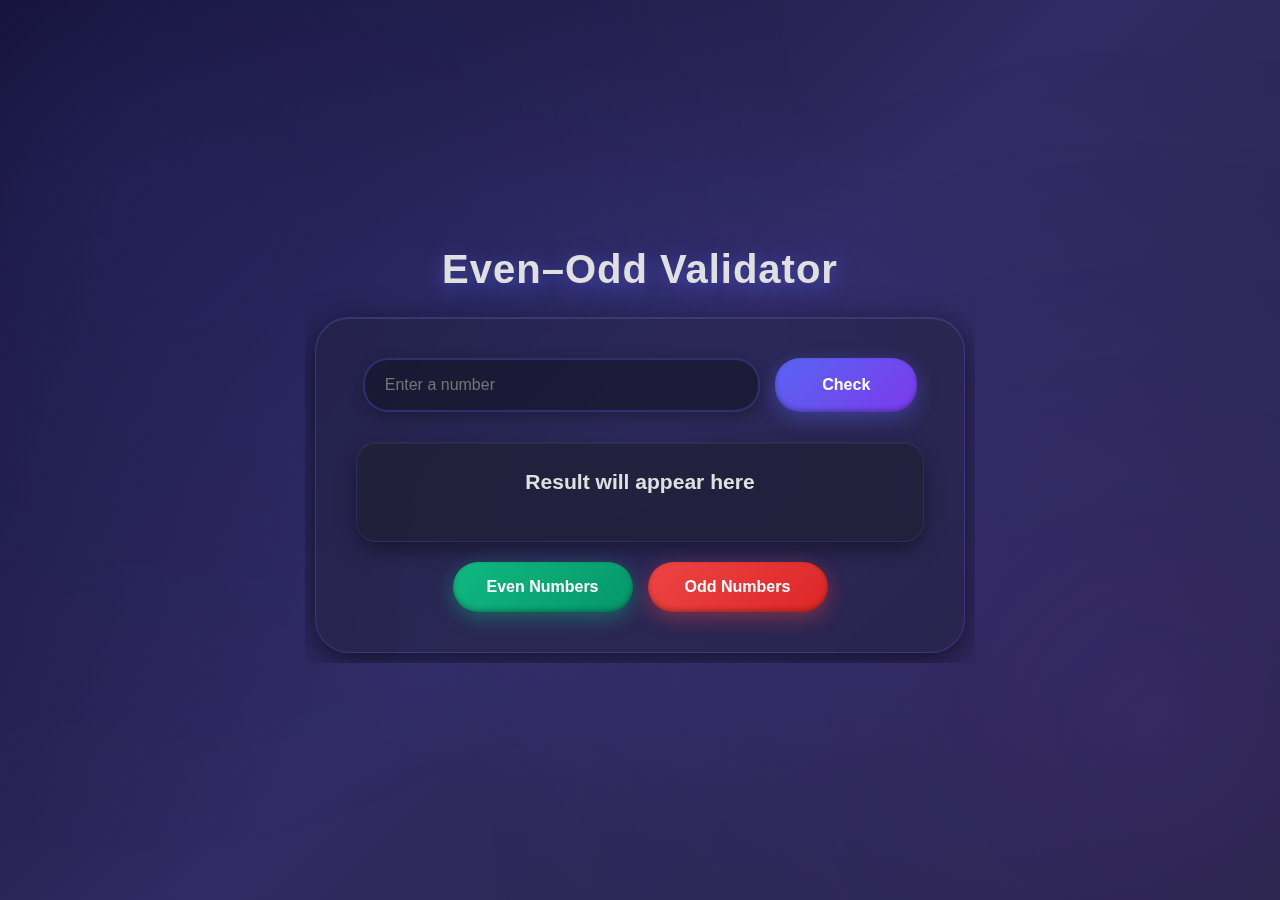
<file: A-simple-Even-Odd-validator-using-HTML-CSS-VANILA-JS/index.html>
<!doctype html>
<html lang="en">
  <head>
    <meta charset="UTF-8" />
    <meta name="viewport" content="width=device-width, initial-scale=1.0" />
    <title>Even–Odd Validator</title>
    <link rel="stylesheet" href="css/style.css" />
  </head>
  <body>
    <div class="wrapper">
      <h1>Even–Odd Validator</h1>

      <div class="container">
        <div class="input-group">
          <input
            type="text"
            class="userInput"
            id="user-input"
            placeholder="Enter a number"
          />
          <button id="btn" class="addBtn">Check</button>
        </div>

        <div class="endValue">
          <h3 class="last-value" id="endVal">Result will appear here</h3>
        </div>
        <div class="buttons">
          <button id="even" class="even">Even Numbers</button>
          <button id="odd" class="odd">Odd Numbers</button>
        </div>
      </div>
    </div>

    <script src="js/cal.js"></script>
  </body>
</html>
</file>
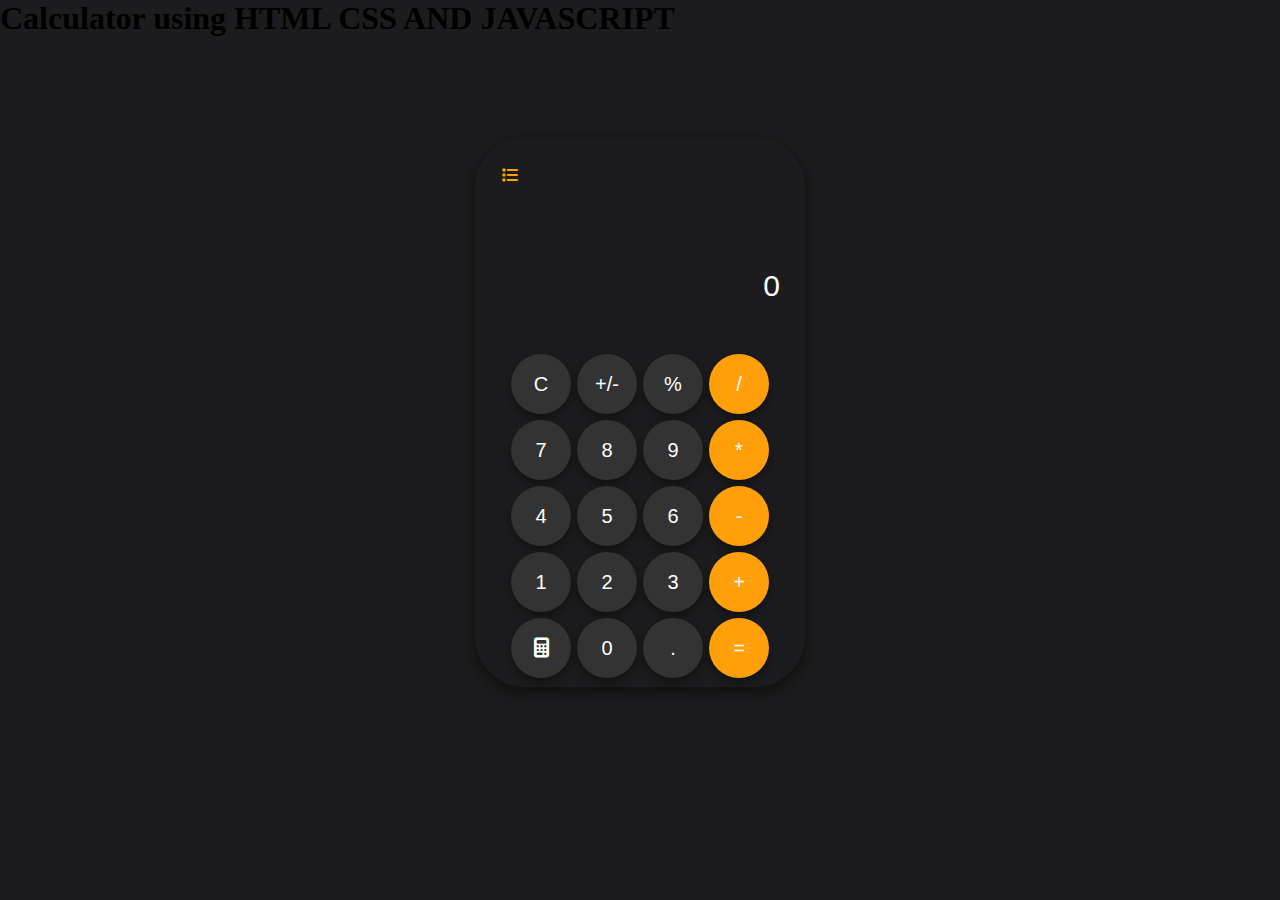
<file: calculator/index.html>
<!DOCTYPE html>
<html lang="en">
  <head>
    <meta charset="UTF-8" />
    <meta name="viewport" content="width=device-width, initial-scale=1.0" />
    <title>Calculator</title>
    <link rel="stylesheet" href="style.css" />
    <link
      rel="stylesheet"
      href="https://cdnjs.cloudflare.com/ajax/libs/font-awesome/6.4.0/css/all.min.css"
    />
  </head>
  <body>
    <h1 class="heading">Calculator using HTML CSS AND JAVASCRIPT</h1>
    <div class="container">
      <div class="row">
        <i class="fas fa-list" id="list"></i>
      </div>
      <div class="row">
        <input type="text" class="display" />
      </div>
      <div class="row">
        <button class="btn">C</button>
        <button class="btn">+/-</button>
        <button class="btn">%</button>
        <button class="btn">/</button>
      </div>
      <div class="row">
        <button class="btn">7</button>
        <button class="btn">8</button>
        <button class="btn">9</button>
        <button class="btn">*</button>
      </div>
      <div class="row">
        <button class="btn">4</button>
        <button class="btn">5</button>
        <button class="btn">6</button>
        <button class="btn">-</button>
      </div>
      <div class="row">
        <button class="btn">1</button>
        <button class="btn">2</button>
        <button class="btn">3</button>
        <button class="btn">+</button>
      </div>
      <div class="row">
        <button class="btn"><i class="fas fa-calculator"></i></button>
        <button class="btn">0</button>
        <button class="btn">.</button>
        <button class="btn">=</button>
      </div>
    </div>
    <script src="index.js"></script>
  </body>
</html>
</file>
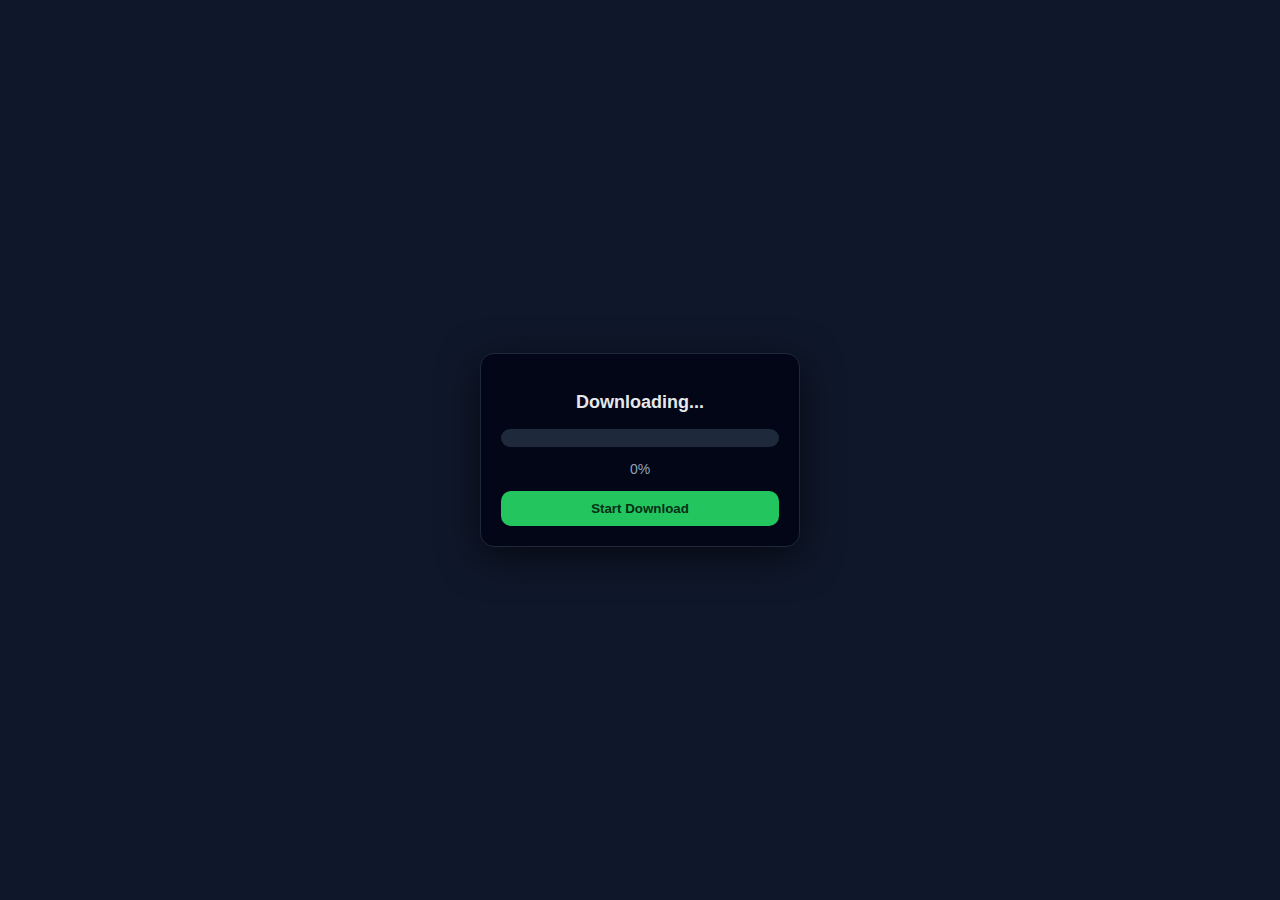
<file: Download-Progress-Bar/index.html>
<!doctype html>
<html lang="en">
  <head>
    <meta charset="UTF-8" />
    <title>Download Progress</title>
    <link rel="stylesheet" href="style.css" />
  </head>
  <body>
    <div class="container">
      <h3>Downloading...</h3>

      <div class="progress-bar">
        <div class="progress"></div>
      </div>

      <p class="percentage">0%</p>

      <button id="downloadBtn">Start Download</button>
    </div>
    <script src="script.js"></script>
  </body>
</html>
</file>
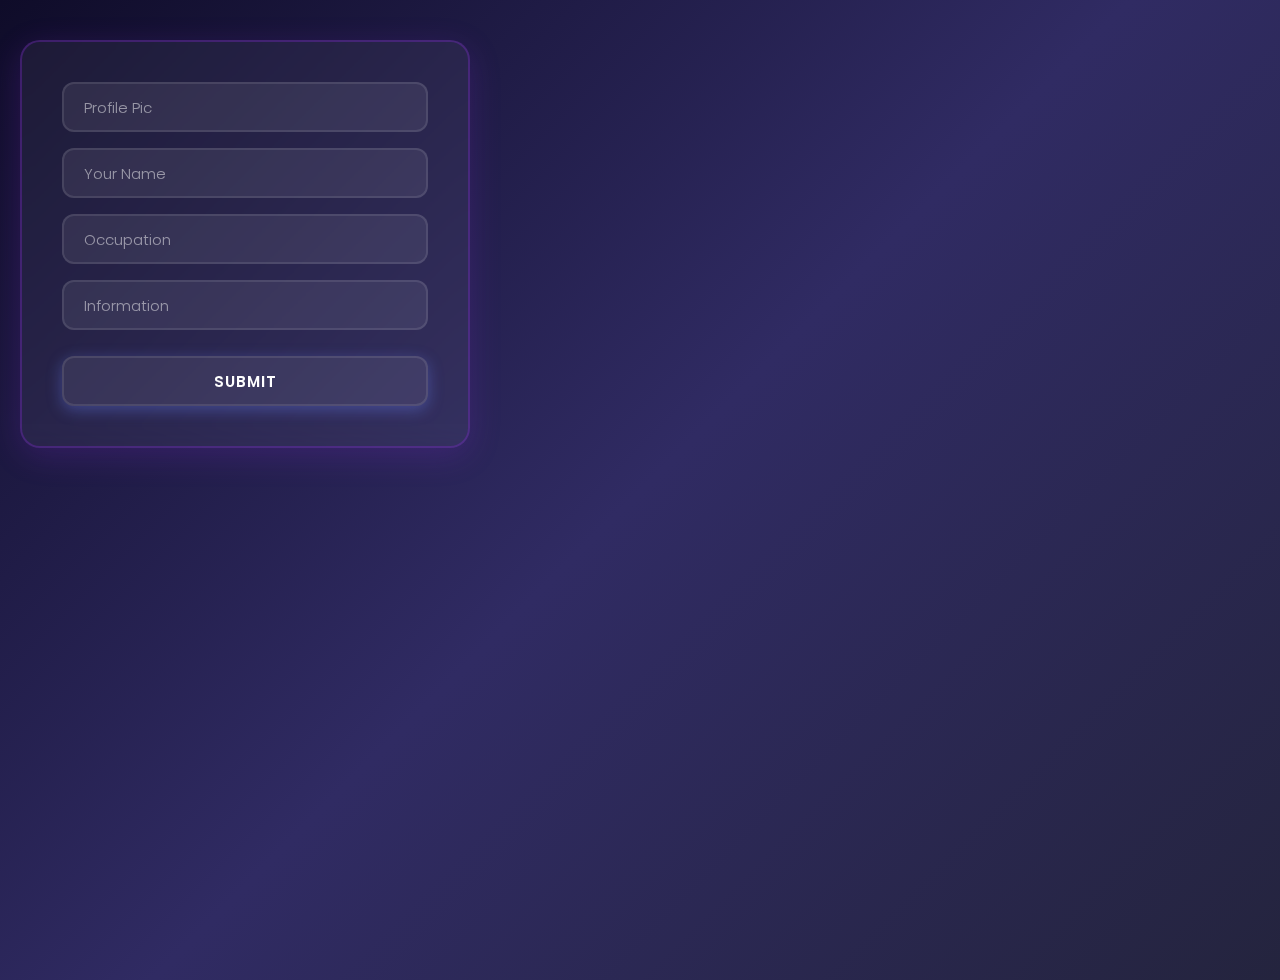
<file: Dynamic Profile Card Generator/index.html>
<!doctype html>
<html lang="en">
  <head>
    <meta charset="UTF-8" />
    <meta name="viewport" content="width=device-width, initial-scale=1.0" />
    <title>DOM</title>
    <link rel="stylesheet" href="style.css" />
  </head>
  <body>
    <!-- Form -->
    <div id="main">
      <form>
        <input type="text" name="image" placeholder="Profile Pic" />
        <input type="text" name="name" placeholder="Your Name" />
        <input type="text" name="occupation" placeholder="Occupation" />
        <input type="text" name="info" placeholder="Information" />
        <input type="submit" name="submit" id="submit" />
      </form>
    </div>

    <script src="index.js"></script>
  </body>
</html>
</file>
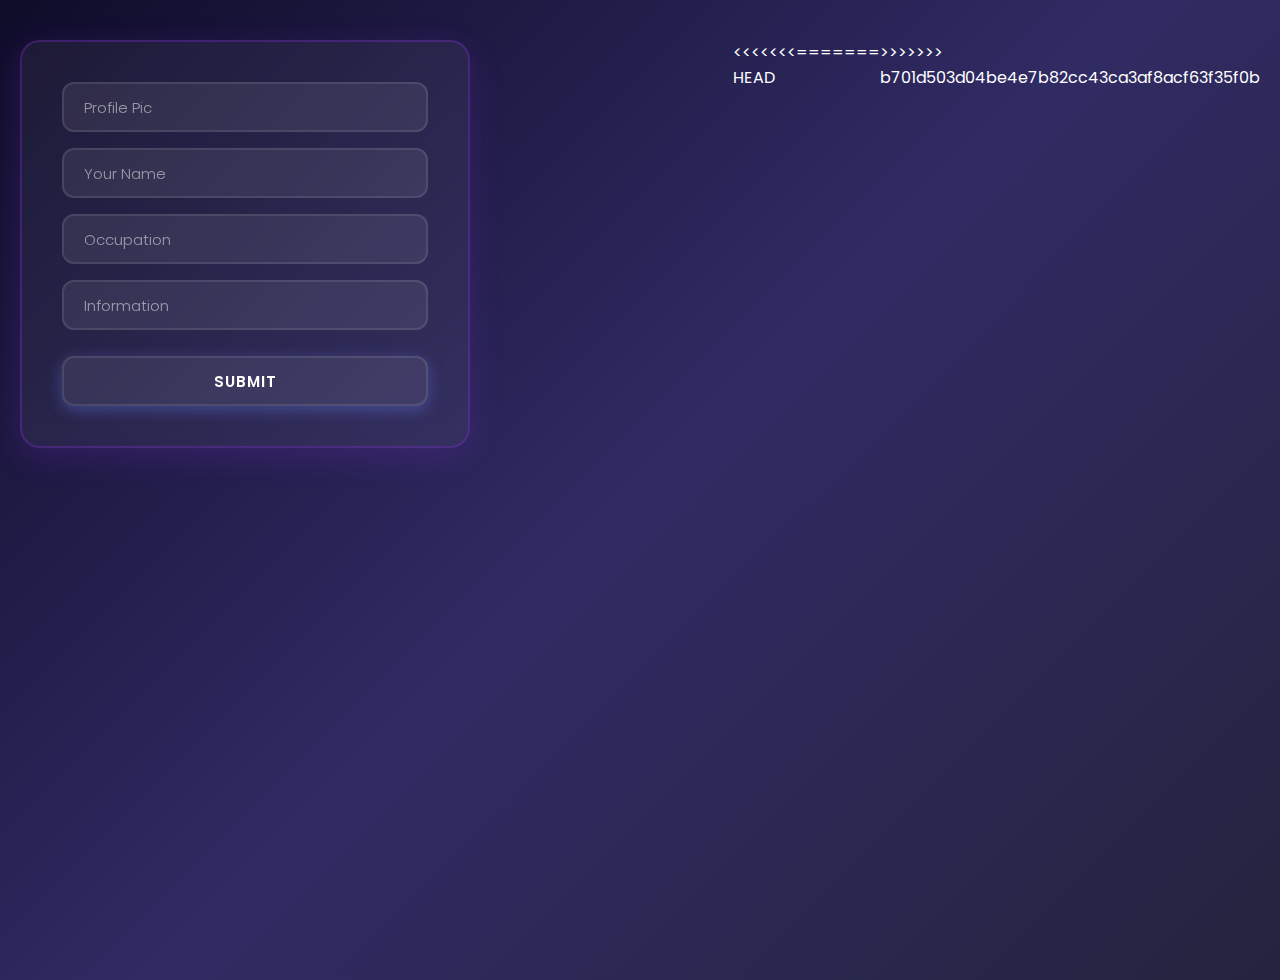
<file: Dynamic-Profile-Card-Generator/index.html>
<!doctype html>
<html lang="en">
  <head>
    <meta charset="UTF-8" />
    <meta name="viewport" content="width=device-width, initial-scale=1.0" />
    <title>DOM</title>
    <link rel="stylesheet" href="style.css" />
  </head>
  <body>
    <!-- Form -->
    <div id="main">
      <form>
        <input type="text" name="image" placeholder="Profile Pic" />
        <input type="text" name="name" placeholder="Your Name" />
        <input type="text" name="occupation" placeholder="Occupation" />
        <input type="text" name="info" placeholder="Information" />
        <input type="submit" name="submit" id="submit" />
      </form>
    </div>
<<<<<<< HEAD
    <div id="dot"></div>
    <div id="cursor-ring"></div>
=======
<div id = "dot"></div>
>>>>>>> b701d503d04be4e7b82cc43ca3af8acf63f35f0b
    <script src="index.js"></script>
  </body>
</html>
</file>
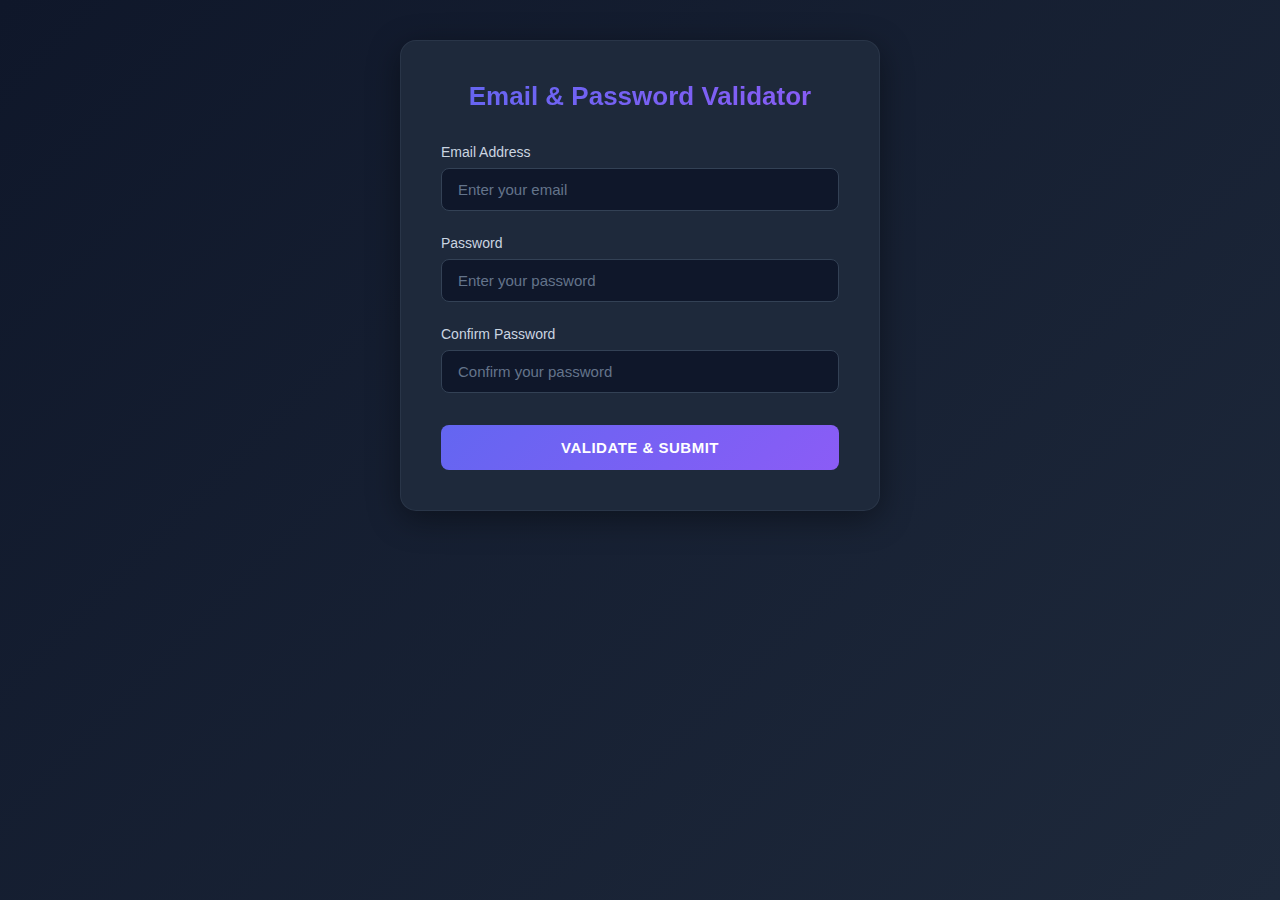
<file: Email-and-Password-Validation/index.html>
<!doctype html>
<html lang="en">
  <head>
    <meta charset="UTF-8" />
    <meta name="viewport" content="width=device-width, initial-scale=1.0" />
    <title>Email & Password Validator</title>
    <link rel="stylesheet" href="style.css" />
  </head>
  <body>
    <!-- <button class="appear" id="appear">Click me baby</button> -->
    <div class="container">
      <h1>Email & Password Validator</h1>
      <form id="validatorForm" novalidate>
        <!-- Email Field -->
        <div class="form-group">
          <label for="email">Email Address</label>
          <input
            type="email"
            id="email"
            placeholder="Enter your email"
            autocomplete="on"
          />
          <span class="error-message" id="emailError"
            >Wrong Email Format❌</span
          >
          <span class="error-message" id="emptyMail">Write a Email ❓</span>
          <span class="success-message" id="emailSuccess">Email check ✅</span>
        </div>

        <!-- Password Field -->
        <div class="form-group">
          <label for="password">Password</label>
          <input
            type="password"
            id="password"
            placeholder="Enter your password"
            autocomplete="off"
          />
          <span class="error-message" id="emptyPass">No Password ❓</span>
          <span class="error-message" id="passwordError"
            >Wrong Password Format❌</span
          >
          <span class="success-message" id="passwordSuccess"
            >Password check ✅</span
          >

          <!-- Password Requirements -->
          <div class="requirements" id="requirements">
            <p class="req-title">Password must contain:</p>
            <ul>
              <li id="req-length" class="invalid">
                <span class="icon">✗</span> At least 8 characters
              </li>
              <li id="req-uppercase" class="invalid">
                <span class="icon">✗</span> One uppercase letter
              </li>
              <li id="req-lowercase" class="invalid">
                <span class="icon">✗</span> One lowercase letter
              </li>
              <li id="req-number" class="invalid">
                <span class="icon">✗</span> One number
              </li>
              <li id="req-special" class="invalid">
                <span class="icon">✗</span> One special character (@$!%*?&)
              </li>
            </ul>
          </div>
        </div>

        <!-- Confirm Password Field -->
        <div class="form-group">
          <label for="confirmPassword">Confirm Password</label>
          <input
            type="password"
            id="confirmPassword"
            placeholder="Confirm your password"
            autocomplete="off"
          />
          <span class="error-message" id="confirmError"
            >Passwords Don't Match ❌</span
          >
          <span class="success-message" id="confirmSuccess"
            >Passwords Matched ✅</span
          >
        </div>

        <!-- Submit Button -->
        <button type="submit" class="submit-btn">Validate & Submit</button>
        <p id="success" class="success">Form Submitted</p>
      </form>
    </div>

    <script src="index.js"></script>
  </body>
</html>
</file>
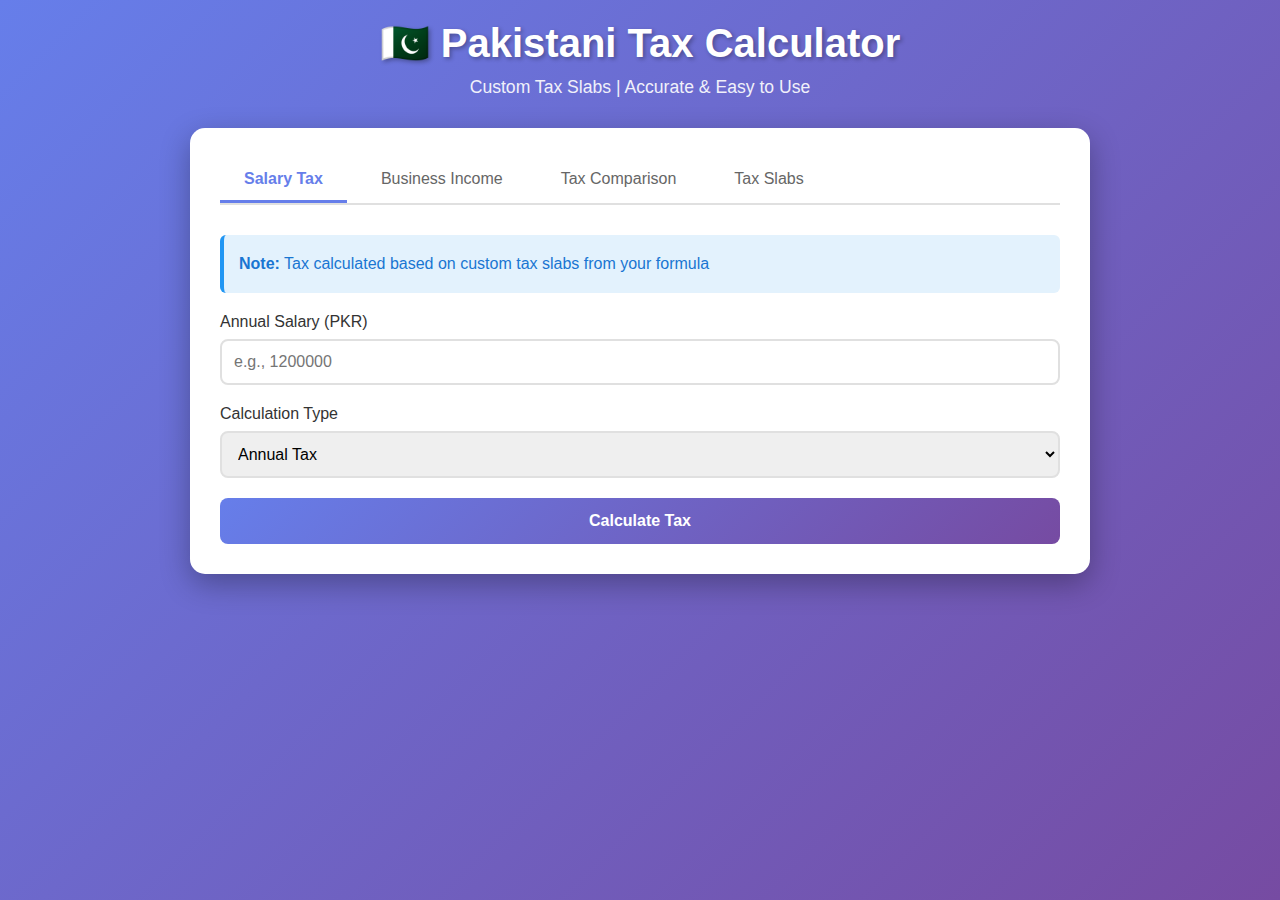
<file: payroll-Tax-Calculator/index.html>
<!doctype html>
<html lang="en">
  <head>
    <meta charset="UTF-8" />
    <meta name="viewport" content="width=device-width, initial-scale=1.0" />
    <title>Pakistani Tax Calculator 2024-25</title>
    <link rel="stylesheet" href="style.css" />
  </head>
  <body>
    <div class="container">
      <header>
        <h1>🇵🇰 Pakistani Tax Calculator</h1>
        <p>Custom Tax Slabs | Accurate & Easy to Use</p>
      </header>

      <div class="card">
        <div class="tabs">
          <button class="tab active" onclick="switchTab('salary')">
            Salary Tax
          </button>
          <button class="tab" onclick="switchTab('business')">
            Business Income
          </button>
          <button class="tab" onclick="switchTab('compare')">
            Tax Comparison
          </button>
          <button class="tab" onclick="switchTab('slabs')">Tax Slabs</button>
        </div>

        <!-- Salary Tax Calculator -->
        <div id="salary" class="tab-content active">
          <div class="info-box">
            <p>
              <strong>Note:</strong> Tax calculated based on custom tax slabs
              from your formula
            </p>
          </div>

          <div class="form-group">
            <label>Annual Salary (PKR)</label>
            <input
              type="number"
              id="annualSalary"
              placeholder="e.g., 1200000"
            />
          </div>

          <div class="form-group">
            <label>Calculation Type</label>
            <select id="salaryType">
              <option value="annual">Annual Tax</option>
              <option value="monthly">Monthly Tax</option>
            </select>
          </div>

          <button class="btn" onclick="calculateSalaryTax()">
            Calculate Tax
          </button>

          <div id="salaryResult" class="result-box"></div>
        </div>

        <!-- Business Income Calculator -->
        <div id="business" class="tab-content">
          <div class="info-box">
            <p><strong>Business Tax:</strong> Same progressive rates apply</p>
          </div>

          <div class="form-group">
            <label>Annual Business Income (PKR)</label>
            <input
              type="number"
              id="businessIncome"
              placeholder="e.g., 5000000"
            />
          </div>

          <button class="btn" onclick="calculateBusinessTax()">
            Calculate Tax
          </button>

          <div id="businessResult" class="result-box"></div>
        </div>

        <!-- Tax Comparison -->
        <div id="compare" class="tab-content">
          <div class="info-box">
            <p>
              <strong>Compare:</strong> See how tax changes with different
              income levels
            </p>
          </div>

          <div class="form-group">
            <label>Starting Income (PKR)</label>
            <input
              type="number"
              id="startIncome"
              placeholder="e.g., 600000"
              value="600000"
            />
          </div>

          <div class="form-group">
            <label>Ending Income (PKR)</label>
            <input
              type="number"
              id="endIncome"
              placeholder="e.g., 5000000"
              value="5000000"
            />
          </div>

          <div class="form-group">
            <label>Income Step (PKR)</label>
            <input
              type="number"
              id="stepIncome"
              placeholder="e.g., 500000"
              value="500000"
            />
          </div>

          <button class="btn" onclick="compareIncome()">
            Compare Tax Brackets
          </button>

          <div id="compareResult" class="result-box"></div>
        </div>

        <!-- Tax Slabs Information -->
        <div id="slabs" class="tab-content">
          <div class="tax-slabs">
            <h3>Custom Tax Slabs (From Your Formula)</h3>

            <div class="slab-item">
              <strong>Up to PKR 600,000:</strong> 0% (No Tax)
            </div>
            <div class="slab-item">
              <strong>PKR 600,001 - 1,200,000:</strong> 1% of amount exceeding
              PKR 600,000 <br /><small>Fixed Tax: PKR 0</small>
            </div>
            <div class="slab-item">
              <strong>PKR 1,200,001 - 2,200,000:</strong> 11% of amount
              exceeding PKR 1,200,000 <br /><small>Fixed Tax: PKR 6,000</small>
            </div>
            <div class="slab-item">
              <strong>PKR 2,200,001 - 3,200,000:</strong> 23% of amount
              exceeding PKR 2,200,000 <br /><small
                >Fixed Tax: PKR 116,000</small
              >
            </div>
            <div class="slab-item">
              <strong>PKR 3,200,001 - 4,100,000:</strong> 30% of amount
              exceeding PKR 3,200,000 <br /><small
                >Fixed Tax: PKR 346,000</small
              >
            </div>
            <div class="slab-item">
              <strong>Above PKR 4,100,000:</strong> 35% of amount exceeding PKR
              4,100,000 <br /><small>Fixed Tax: PKR 616,000</small>
            </div>

            <div class="formula-box">
              <strong>Tax Calculation Summary:</strong><br /><br />
              <table style="width: 100%; border-collapse: collapse">
                <tr style="background: rgba(0, 0, 0, 0.05)">
                  <th
                    style="
                      padding: 8px;
                      text-align: left;
                      border-bottom: 2px solid #ddd;
                    "
                  >
                    Income Range (PKR)
                  </th>
                  <th
                    style="
                      padding: 8px;
                      text-align: center;
                      border-bottom: 2px solid #ddd;
                    "
                  >
                    Rate
                  </th>
                  <th
                    style="
                      padding: 8px;
                      text-align: right;
                      border-bottom: 2px solid #ddd;
                    "
                  >
                    Fixed Tax
                  </th>
                </tr>
                <tr>
                  <td style="padding: 8px; border-bottom: 1px solid #eee">
                    0 - 600,000
                  </td>
                  <td
                    style="
                      padding: 8px;
                      text-align: center;
                      border-bottom: 1px solid #eee;
                    "
                  >
                    0%
                  </td>
                  <td
                    style="
                      padding: 8px;
                      text-align: right;
                      border-bottom: 1px solid #eee;
                    "
                  >
                    PKR 0
                  </td>
                </tr>
                <tr>
                  <td style="padding: 8px; border-bottom: 1px solid #eee">
                    600,001 - 1,200,000
                  </td>
                  <td
                    style="
                      padding: 8px;
                      text-align: center;
                      border-bottom: 1px solid #eee;
                    "
                  >
                    1%
                  </td>
                  <td
                    style="
                      padding: 8px;
                      text-align: right;
                      border-bottom: 1px solid #eee;
                    "
                  >
                    PKR 0
                  </td>
                </tr>
                <tr>
                  <td style="padding: 8px; border-bottom: 1px solid #eee">
                    1,200,001 - 2,200,000
                  </td>
                  <td
                    style="
                      padding: 8px;
                      text-align: center;
                      border-bottom: 1px solid #eee;
                    "
                  >
                    11%
                  </td>
                  <td
                    style="
                      padding: 8px;
                      text-align: right;
                      border-bottom: 1px solid #eee;
                    "
                  >
                    PKR 6,000
                  </td>
                </tr>
                <tr>
                  <td style="padding: 8px; border-bottom: 1px solid #eee">
                    2,200,001 - 3,200,000
                  </td>
                  <td
                    style="
                      padding: 8px;
                      text-align: center;
                      border-bottom: 1px solid #eee;
                    "
                  >
                    23%
                  </td>
                  <td
                    style="
                      padding: 8px;
                      text-align: right;
                      border-bottom: 1px solid #eee;
                    "
                  >
                    PKR 116,000
                  </td>
                </tr>
                <tr>
                  <td style="padding: 8px; border-bottom: 1px solid #eee">
                    3,200,001 - 4,100,000
                  </td>
                  <td
                    style="
                      padding: 8px;
                      text-align: center;
                      border-bottom: 1px solid #eee;
                    "
                  >
                    30%
                  </td>
                  <td
                    style="
                      padding: 8px;
                      text-align: right;
                      border-bottom: 1px solid #eee;
                    "
                  >
                    PKR 346,000
                  </td>
                </tr>
                <tr>
                  <td style="padding: 8px">Above 4,100,000</td>
                  <td style="padding: 8px; text-align: center">35%</td>
                  <td style="padding: 8px; text-align: right">PKR 616,000</td>
                </tr>
              </table>
            </div>
          </div>
        </div>
      </div>
    </div>

    <script src="index.js"></script>
  </body>
</html>
</file>
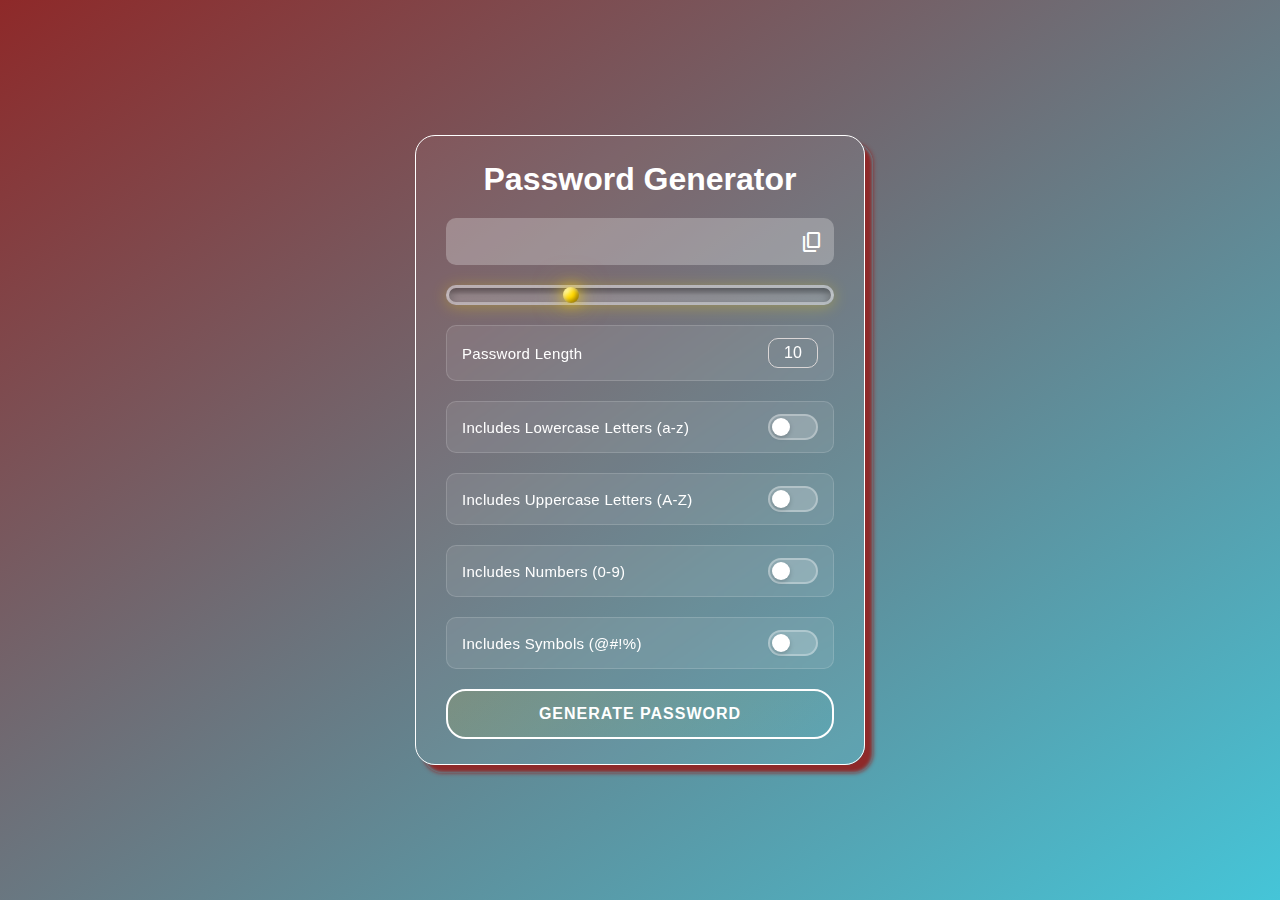
<file: Random-password-generator/index.html>
<!DOCTYPE html>
<html lang="en">
  <head>
    <meta charset="UTF-8" />
    <meta name="viewport" content="width=device-width, initial-scale=1.0" />
    <title>Random Password Generator || Javascript Project</title>
    <link rel="stylesheet" href="style.css" />
    <link
      rel="stylesheet"
      href="https://fonts.googleapis.com/css2?family=Material+Symbols+Outlined:opsz,wght,FILL,GRAD@20..48,100..700,0..1,-50..200&icon_names=content_copy"
    />
  </head>

  <body>
    <div class="container">
      <h1 class="m-heading">Password Generator</h1>
      <div class="inputbox">
        <input type="text" class="passbox" id="passbox" disabled />
        <span class="material-symbols-outlined" id="copyIcon">
          content_copy
        </span>
      </div>
      <input
        type="range"
        min="1"
        max="30"
        value="10"
        class="slider"
        id="inputSlider"
      />
      <div class="details">
        <p class="length">Password Length</p>
        <span id="sliderValue">10</span>
      </div>
      <div class="details">
        <label for="lowercase">Includes Lowercase Letters (a-z)</label>
        <input type="checkbox" id="lowerCase" />
      </div>
      <div class="details">
        <label for="Uppercase">Includes Uppercase Letters (A-Z)</label>
        <input type="checkbox" id="upperCase" />
      </div>
      <div class="details">
        <label for="Numbers">Includes Numbers (0-9)</label>
        <input type="checkbox" id="Numbers" />
      </div>
      <div class="details">
        <label for="Symbols">Includes Symbols (@#!%)</label>
        <input type="checkbox" id="Symbols" />
      </div>
      <button type="button" id="genBtn" class="genBtn">
        Generate Password
      </button>
    </div>
    <script src="index.js"></script>
  </body>
</html>
</file>
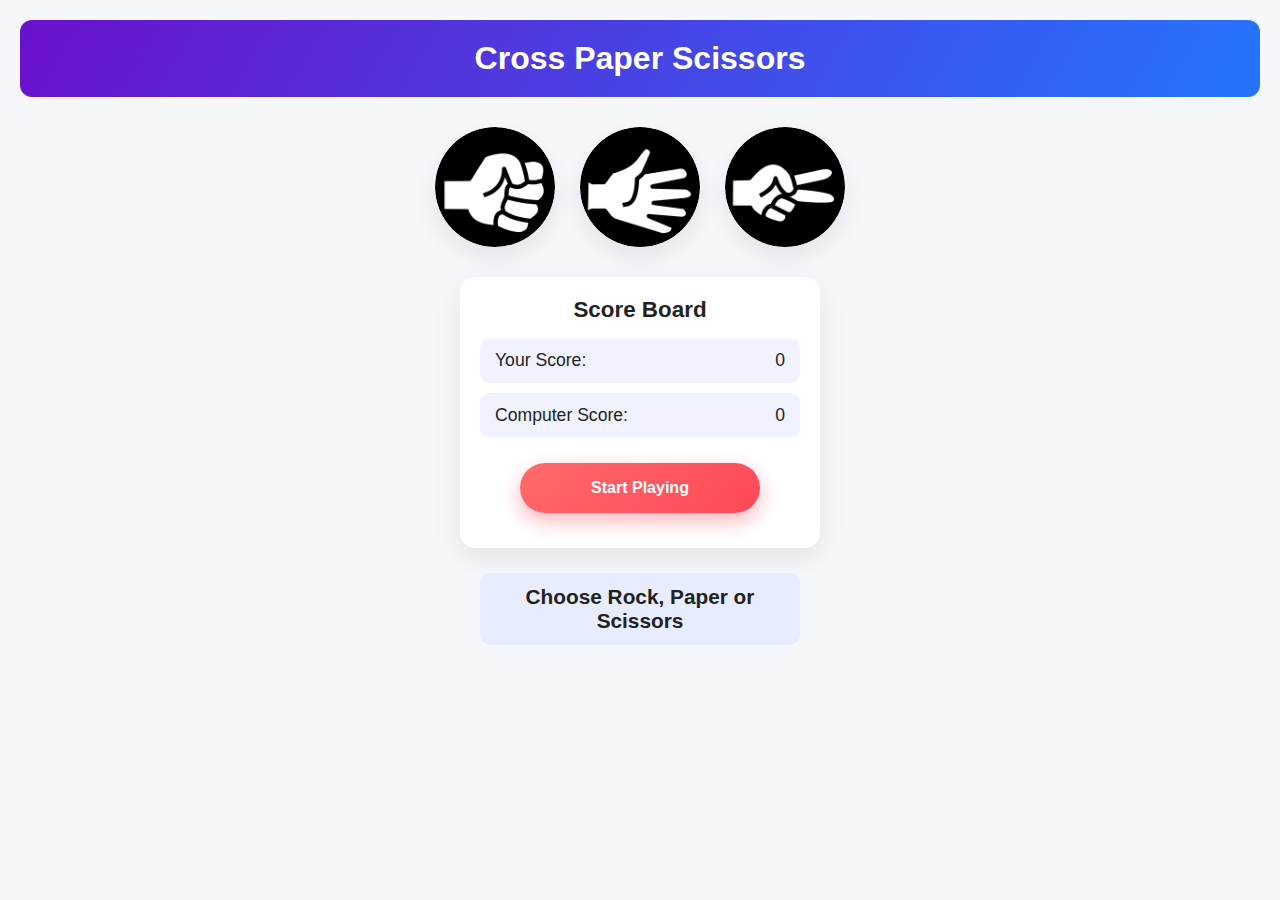
<file: Rock-paper-Scissors/index.html>
<!DOCTYPE html>
<html lang="en">
  <head>
    <meta charset="UTF-8" />
    <meta name="viewport" content="width=device-width, initial-scale=1.0" />
    <title>Rock Paper Scissors</title>
    <link rel="stylesheet" href="style.css" />
  </head>

  <body>
    <h1>Cross Paper Scissors</h1>

    <div class="choices">
      <div class="choice" id="rock">
        <img src="images/rock.png" alt="Rock" />
      </div>
      <div class="choice" id="paper">
        <img src="images/paper.png" alt="Paper" />
      </div>
      <div class="choice" id="scissors">
        <img src="images/scissors.png" alt="Scissors" />
      </div>
    </div>

    <div class="score-board">
      <h2>Score Board</h2>

      <div class="user-score">
        <p>Your Score:</p>
        <p id="userScore">0</p>
      </div>

      <div class="comp-score">
        <p>Computer Score:</p>
        <p id="compScore">0</p>
      </div>

      <button class="winner" id="btn">Start Playing</button>
    </div>

    <div class="result">Play the game!</div>

    <script src="script.js"></script>
  </body>
</html>
</file>
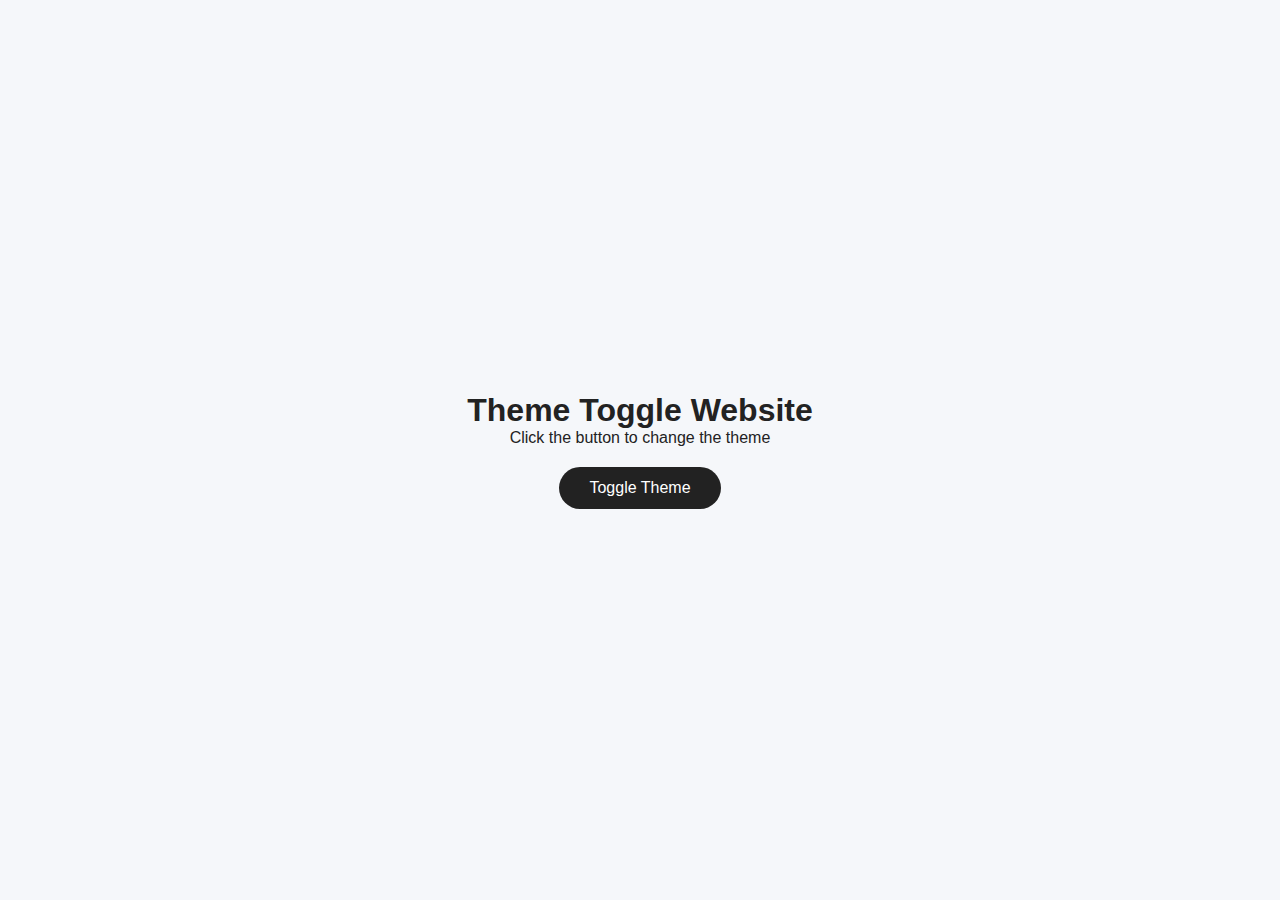
<file: Theme-toggle-with-localStorage/index.html>
<!doctype html>
<html lang="en">
  <head>
    <meta charset="UTF-8" />
    <meta name="viewport" content="width=device-width, initial-scale=1.0" />
    <title>Theme Toggle</title>
    <link rel="stylesheet" href="style.css" />
  </head>
  <body>
    <div class="container">
      <h1>Theme Toggle Website</h1>
      <p>Click the button to change the theme</p>
      <!-- // button  -->
      <button id="toggle-btn">Toggle Theme</button>
    </div>

    <!-- JS will go here -->
    <script src="script.js"></script>
  </body>
</html>
</file>
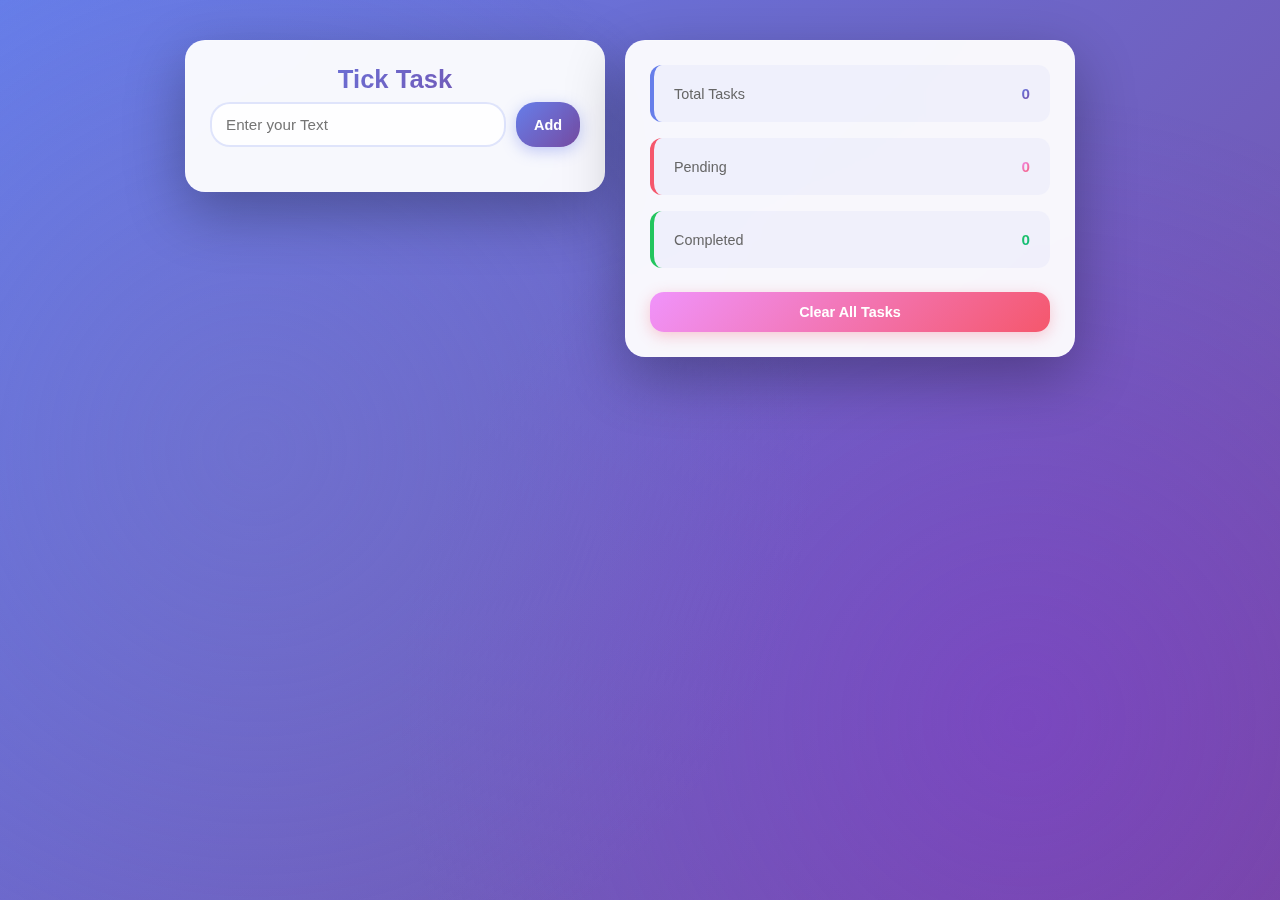
<file: Todo-List-with-timer/index.html>
<!DOCTYPE html>
<html lang="en">
  <head>
    <meta charset="UTF-8" />
    <meta name="viewport" content="width=device-width, initial-scale=1.0" />
    <title>Todo-App</title>
    <link rel="stylesheet" href="style.css" />
    <link rel="stylesheet" href="stats.css" />
  </head>
  <body>
    <div class="main-container">
      <h2>Tick Task</h2>
      <div class="container">
        <input type="text" placeholder="Enter your Text" id="todo-input" />
        <button id="todo-button">Add</button>
      </div>

      <div class="tasks">
        <ul id="todo-list"></ul>
      </div>
    </div>

    <div class="stats">
      <div class="stat-item">
        <span class="stat-label">Total Tasks</span>
        <span class="stat-value" id="total-tasks">0</span>
      </div>
      <div class="stat-item pending">
        <span class="stat-label">Pending</span>
        <span class="stat-value" id="todo-pend">0</span>
      </div>
      <div class="stat-item completed">
        <span class="stat-label">Completed</span>
        <span class="stat-value" id="todo-comp">0</span>
      </div>
      <button id="completed-btn">Clear All Tasks</button>
    </div>

    <script src="app.js"></script>
  </body>
</html>
</file>
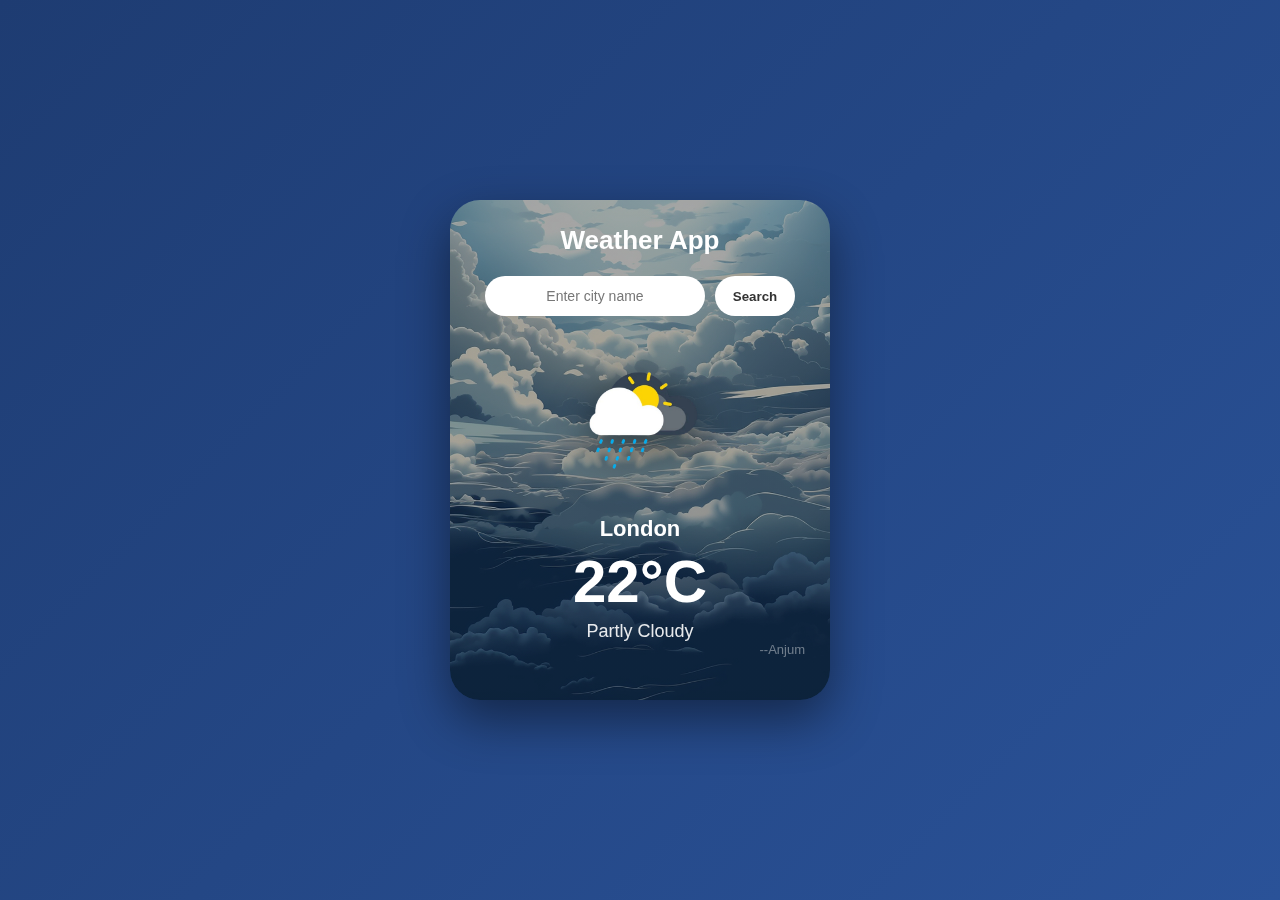
<file: Weather-webapp/index.html>
<!doctype html>
<html lang="en">
  <head>
    <meta charset="UTF-8" />
    <meta name="viewport" content="width=device-width, initial-scale=1.0" />
    <title>Weather App</title>
    <link rel="stylesheet" href="style.css" />
  </head>
  <body>
    <div class="container">
      <h2>Weather App</h2>

      <div class="search-wrapper">
        <input type="text" class="search" placeholder="Enter city name" />
        <button class="btn">Search</button>
      </div>

      <div class="weather-info">
        <img src="images/suncl.png" class="weather-icon" alt="weather icon" />
        <h3 class="city">London</h3>
        <h1 class="temp">22°C</h1>
        <p class="condition">Partly Cloudy</p>
      </div>
      <p class="para">--Anjum</p>
    </div>
    <!-- js comes here -->
    <script src="index.js"></script>
  </body>
</html>
</file>
<file: calculator/style.css>
* {
  margin: 0;
  padding: 0;
  box-sizing: border-box;
}

/* Container stays the same layout */
.container {
  border-radius: 50px;
  width: 330px;
  height: 550px;
  margin: 100px auto;
  display: flex;
  flex-direction: column;
  flex-wrap: wrap;
  align-items: center;
  background-color: #1c1c1e; /* iPhone dark background */
  border: none; /* remove the red border */
  box-shadow: 0 5px 15px rgba(0, 0, 0, 0.5);
}

/* Row stays the same */
.row {
  display: flex;
}

/* Display styling */
.display {
  height: 90px;
  width: 300px;
  margin: 100px 0 20px 0;
  font-size: 30px;
  text-align: right;
  padding: 10px;
  border-radius: 20px;
  background-color: #1c1c1e; /* iPhone dark display */
  color: white;
  border: none;
}

/* List icon stays similar */
#list {
  position: relative;
  top: 30px;
  right: 130px;
  color: orange;
  height: 4px;
}

/* Buttons */
.btn {
  width: 60px;
  height: 60px;
  font-size: 20px;
  cursor: pointer;
  margin: 3px;
  border-radius: 30px;
  border: none;
  outline: none;
  display: flex;
  align-items: center;
  justify-content: center;
  transition: background-color 0.2s, transform 0.1s;
  box-shadow: 0 4px 10px rgba(0, 0, 0, 0.4);
  background-color: #333333; /* default button dark gray */
  color: white;
}

/* Operator buttons (+, -, *, /) — keep your layout */
.btn:nth-child(4),
.row:nth-child(2) .btn:nth-child(4),
.row:nth-child(3) .btn:nth-child(4),
.row:nth-child(4) .btn:nth-child(4) {
  background-color: #ff9f0a; /* iPhone orange operators */
  color: white;
}

/* Special buttons: C, +/-, % */
.row:nth-child(2) .btn:nth-child(-n + 3) {
  background-color: #a5a5a5; /* light gray */
  color: black;
}

/* Zero button (double width) */
.row:last-child .btn:nth-child(2) {
  flex: 2;
  border-radius: 30px;
}

/* Decimal and equal buttons keep round shape */
.row:last-child .btn:nth-child(3),
.row:last-child .btn:nth-child(4) {
  border-radius: 30px;
}

/* Press effect */
.btn:active {
  transform: scale(0.95);
  box-shadow: 0 2px 5px rgba(0, 0, 0, 0.5);
}
body {
  background-color: #1c1c1e;
}
</file>
<file: Download-Progress-Bar/style.css>
* {
  box-sizing: border-box;
  font-family: "Segoe UI", sans-serif;
}

body {
  margin: 0;
  min-height: 100vh;
  display: flex;
  align-items: center;
  justify-content: center;
  background-color: #0f172a; /* dark background */
  color: #e5e7eb;
}

.container {
  width: 320px;
  padding: 20px;
  border-radius: 14px;
  background: #020617;
  border: 1px solid #1e293b;
  box-shadow: 0 10px 40px rgba(0, 0, 0, 0.6);
}

.container h3 {
  margin-bottom: 16px;
  font-size: 18px;
  text-align: center;
}

.progress-bar {
  width: 100%;
  height: 18px;
  background-color: #1e293b;
  border-radius: 999px;
  overflow: hidden;
  margin-bottom: 10px;
}

.progress {
  height: 100%;
  width: 0%;
  background: linear-gradient(90deg, #22c55e, #16a34a);
  transition: width 0.25s ease;
}

.percentage {
  font-size: 14px;
  text-align: center;
  margin-bottom: 14px;
  color: #94a3b8;
}

button {
  width: 100%;
  padding: 10px;
  border-radius: 10px;
  border: none;
  background: #22c55e;
  color: #052e16;
  font-weight: 600;
  cursor: pointer;
  transition:
    background 0.2s ease,
    transform 0.1s ease;
}

button:hover {
  background: #16a34a;
}

button:active {
  transform: scale(0.97);
}
</file>
<file: Dynamic Profile Card Generator/style.css>
@import url("https://fonts.googleapis.com/css2?family=Poppins:wght@300;400;500;600;700&display=swap");

* {
  padding: 0;
  margin: 0;
  box-sizing: border-box;
}

body {
  background: linear-gradient(135deg, #0f0c29 0%, #302b63 50%, #24243e 100%);
  color: white;
  font-family: "Poppins", sans-serif;
  min-height: 100vh;
  padding: 40px 20px;
  display: flex;
  justify-content: center;
  align-items: flex-start;
}

#main {
  border-radius: 20px;
  max-width: 1400px;
  width: 100%;
  display: grid;
  grid-template-columns: 450px 1fr;
  gap: 30px;
  align-items: start;
}

#main form {
  display: flex;
  flex-direction: column;
  align-items: flex-start;
  gap: 16px;
  padding: 40px;
  border: 2px solid rgba(138, 43, 226, 0.3);
  width: 100%;
  border-radius: 20px;
  background: rgba(255, 255, 255, 0.05);
  backdrop-filter: blur(10px);
  box-shadow: 0 8px 32px rgba(138, 43, 226, 0.2);
  transition: all 0.3s ease;
  position: sticky;
  top: 40px;
  height: fit-content;
}

#main form:hover {
  transform: translateY(-5px);
  box-shadow: 0 12px 40px rgba(138, 43, 226, 0.3);
  border-color: rgba(138, 43, 226, 0.5);
}

#main input {
  height: 50px;
  border: 2px solid rgba(255, 255, 255, 0.1);
  border-radius: 12px;
  outline: none;
  background: rgba(255, 255, 255, 0.08);
  color: white;
  padding: 0 20px;
  font-size: 15px;
  font-family: "Poppins", sans-serif;
  transition: all 0.3s ease;
  width: 100%;
}

#main input::placeholder {
  color: rgba(255, 255, 255, 0.5);
  font-weight: 300;
}

#main input:focus {
  border-color: #8a2be2;
  background: rgba(255, 255, 255, 0.12);
  box-shadow: 0 0 20px rgba(138, 43, 226, 0.3);
  transform: translateX(5px);
}

#submit {
  border-radius: 12px;
  width: 140px;
  height: 50px;
  border: none;
  outline: none;
  background: linear-gradient(135deg, #667eea 0%, #764ba2 100%);
  font-size: 16px;
  font-weight: 600;
  cursor: pointer;
  transition: all 0.3s ease;
  text-transform: uppercase;
  letter-spacing: 1px;
  box-shadow: 0 4px 15px rgba(102, 126, 234, 0.4);
  margin-top: 10px;
}

#submit:hover {
  transform: translateY(-3px);
  box-shadow: 0 6px 25px rgba(102, 126, 234, 0.6);
  background: linear-gradient(135deg, #764ba2 0%, #667eea 100%);
}

#submit:active {
  transform: translateY(-1px);
}

/* Cards Container - uses the second grid column */
.cards-container {
  grid-column: 2;
  display: flex;
  flex-direction: column;
  gap: 20px; /* Even 20px gap between all cards */
  align-items: center; /* Center cards horizontally */
  justify-content: center; /* Center the stack vertically in the column */
  min-height: 100vh; /* Ensure vertical centering works by giving height */
}

.card {
  border: 2px solid rgba(138, 43, 226, 0.4);
  padding: 30px;
  margin: 0; /* Removed margins to avoid issues; spacing handled by container gap */
  border-radius: 20px;
  font-family: "Poppins", sans-serif;
  background: rgba(255, 255, 255, 0.06);
  backdrop-filter: blur(10px);
  box-shadow: 0 8px 32px rgba(0, 0, 0, 0.3);
  width: 100%;
  max-width: 450px;
  transition: all 0.4s cubic-bezier(0.68, -0.55, 0.265, 1.55);
  animation: popIn 0.6s cubic-bezier(0.68, -0.55, 0.265, 1.55);
  position: relative;
  overflow: hidden;
}

.card::before {
  content: "";
  position: absolute;
  top: -50%;
  left: -50%;
  width: 200%;
  height: 200%;
  background: radial-gradient(
    circle,
    rgba(138, 43, 226, 0.1) 0%,
    transparent 70%
  );
  opacity: 0;
  transition: opacity 0.3s ease;
}

.card:hover::before {
  opacity: 1;
}

.card:hover {
  transform: translateY(-10px) scale(1.02);
  box-shadow: 0 15px 50px rgba(138, 43, 226, 0.4);
  border-color: rgba(138, 43, 226, 0.8);
}

@keyframes popIn {
  0% {
    opacity: 0;
    transform: scale(0.3) translateY(-50px) rotate(-10deg);
  }
  50% {
    transform: scale(1.1) translateY(-10px) rotate(5deg);
  }
  100% {
    opacity: 1;
    transform: scale(1) translateY(0) rotate(0deg);
  }
}

.profile {
  width: 100px;
  height: 100px;
  border-radius: 50%;
  background: linear-gradient(135deg, #667eea 0%, #764ba2 100%);
  margin-bottom: 20px;
  box-shadow: 0 8px 25px rgba(138, 43, 226, 0.4);
  position: relative;
  overflow: hidden;
  transition: all 0.3s ease;
}

.profile::after {
  content: "";
  position: absolute;
  inset: 0;
  border-radius: 50%;
  padding: 3px;
  background: linear-gradient(135deg, #667eea, #764ba2, #f093fb);
  -webkit-mask:
    linear-gradient(#fff 0 0) content-box,
    linear-gradient(#fff 0 0);
  mask:
    linear-gradient(#fff 0 0) content-box,
    linear-gradient(#fff 0 0);
  -webkit-mask-composite: xor;
  mask-composite: exclude;
  animation: rotate 3s linear infinite;
}

@keyframes rotate {
  to {
    transform: rotate(360deg);
  }
}

.profile:hover {
  transform: scale(1.1) rotate(5deg);
  box-shadow: 0 12px 35px rgba(138, 43, 226, 0.6);
}

.profile img {
  object-fit: cover;
  border: 3px solid rgba(138, 43, 226, 0.6);
  width: 100px;
  height: 100px;
  border-radius: 50%;
  transition: all 0.3s ease;
}

.profile img:hover {
  transform: scale(1.05);
}

.card h3 {
  margin: 15px 0 8px 0;
  font-size: 24px;
  font-weight: 600;
  background: linear-gradient(135deg, #667eea 0%, #764ba2 100%);
  -webkit-background-clip: text;
  -webkit-text-fill-color: transparent;
  background-clip: text;
}

.card h5 {
  font-size: 16px;
  margin: 8px 0 15px 0;
  color: rgba(255, 255, 255, 0.7);
  font-weight: 400;
  text-transform: uppercase;
  letter-spacing: 2px;
}

.card p {
  font-size: 14px;
  line-height: 1.6;
  color: rgba(255, 255, 255, 0.8);
  font-weight: 300;
  margin-top: 10px;
}

/* Responsive Design */
@media (max-width: 1200px) {
  #main {
    grid-template-columns: 400px 1fr;
    gap: 25px;
  }

  #main form {
    padding: 35px;
  }

  .card {
    max-width: 400px;
  }
}

@media (max-width: 992px) {
  #main {
    grid-template-columns: 1fr;
    gap: 30px;
  }

  #main form {
    position: relative;
    top: 0;
    max-width: 100%;
  }

  .cards-container {
    grid-column: 1;
  }

  .card {
    max-width: 100%;
  }
}

@media (max-width: 768px) {
  body {
    padding: 20px 15px;
  }

  #main {
    gap: 20px;
  }

  #main form {
    padding: 30px 25px;
  }

  #main input {
    height: 45px;
    font-size: 14px;
  }

  #submit {
    width: 120px;
    height: 45px;
    font-size: 14px;
  }

  .card {
    padding: 25px;
  }

  .card h3 {
    font-size: 22px;
  }

  .card h5 {
    font-size: 14px;
  }

  .profile {
    width: 90px;
    height: 90px;
  }

  .profile img {
    width: 90px;
    height: 90px;
  }
}

@media (max-width: 480px) {
  #main form {
    padding: 25px 20px;
  }

  #main input {
    height: 42px;
    font-size: 13px;
  }

  #submit {
    width: 110px;
    height: 42px;
    font-size: 13px;
  }

  .card {
    padding: 20px;
  }

  .card h3 {
    font-size: 20px;
  }

  .card h5 {
    font-size: 13px;
  }

  .card p {
    font-size: 13px;
  }

  .profile {
    width: 80px;
    height: 80px;
  }

  .profile img {
    width: 80px;
    height: 80px;
  }
}
</file>
<file: Dynamic-Profile-Card-Generator/style.css>
@import url("https://fonts.googleapis.com/css2?family=Poppins:wght@300;400;500;600;700&display=swap");

* {
  padding: 0;
  margin: 0;
  box-sizing: border-box;
}

body {
  background: linear-gradient(135deg, #0f0c29 0%, #302b63 50%, #24243e 100%);
  color: white;
  font-family: "Poppins", sans-serif;
  min-height: 100vh;
  padding: 40px 20px;
  display: flex;
  justify-content: center;
  align-items: flex-start;
}

#main {
  border-radius: 20px;
  max-width: 1400px;
  width: 100%;
  display: grid;
  grid-template-columns: 450px 1fr;
  gap: 30px;
  align-items: start;
}

#main form {
  display: flex;
  flex-direction: column;
  align-items: flex-start;
  gap: 16px;
  padding: 40px;
  border: 2px solid rgba(138, 43, 226, 0.3);
  width: 100%;
  border-radius: 20px;
  background: rgba(255, 255, 255, 0.05);
  backdrop-filter: blur(10px);
  box-shadow: 0 8px 32px rgba(138, 43, 226, 0.2);
  transition: all 0.3s ease;
  position: sticky;
  top: 40px;
  height: fit-content;
}

#main form:hover {
  transform: translateY(-5px);
  box-shadow: 0 12px 40px rgba(138, 43, 226, 0.3);
  border-color: rgba(138, 43, 226, 0.5);
}

#main input {
  height: 50px;
  border: 2px solid rgba(255, 255, 255, 0.1);
  border-radius: 12px;
  outline: none;
  background: rgba(255, 255, 255, 0.08);
  color: white;
  padding: 0 20px;
  font-size: 15px;
  font-family: "Poppins", sans-serif;
  transition: all 0.3s ease;
  width: 100%;
}

#main input::placeholder {
  color: rgba(255, 255, 255, 0.5);
  font-weight: 300;
}

#main input:focus {
  border-color: #8a2be2;
  background: rgba(255, 255, 255, 0.12);
  box-shadow: 0 0 20px rgba(138, 43, 226, 0.3);
  transform: translateX(5px);
}

#submit {
  border-radius: 12px;
  width: 140px;
  height: 50px;
  border: none;
  outline: none;
  background: linear-gradient(135deg, #667eea 0%, #764ba2 100%);
  font-size: 16px;
  font-weight: 600;
  cursor: pointer;
  transition: all 0.3s ease;
  text-transform: uppercase;
  letter-spacing: 1px;
  box-shadow: 0 4px 15px rgba(102, 126, 234, 0.4);
  margin-top: 10px;
}

#submit:hover {
  transform: translateY(-3px);
  box-shadow: 0 6px 25px rgba(102, 126, 234, 0.6);
  background: linear-gradient(135deg, #764ba2 0%, #667eea 100%);
}

#submit:active {
  transform: translateY(-1px);
}

/* Cards Container - uses the second grid column */
.cards-container {
  grid-column: 2;
  display: flex;
  flex-direction: column;
  gap: 20px; /* Even 20px gap between all cards */
  align-items: center; /* Center cards horizontally */
  justify-content: center; /* Center the stack vertically in the column */
  min-height: 100vh; /* Ensure vertical centering works by giving height */
}

.card {
  border: 2px solid rgba(138, 43, 226, 0.4);
  padding: 30px;
  margin: 0; /* Removed margins to avoid issues; spacing handled by container gap */
  border-radius: 20px;
  font-family: "Poppins", sans-serif;
  background: rgba(255, 255, 255, 0.06);
  backdrop-filter: blur(10px);
  box-shadow: 0 8px 32px rgba(0, 0, 0, 0.3);
  width: 100%;
  max-width: 450px;
  transition: all 0.4s cubic-bezier(0.68, -0.55, 0.265, 1.55);
  animation: popIn 0.6s cubic-bezier(0.68, -0.55, 0.265, 1.55);
  position: relative;
  overflow: hidden;
}

.card::before {
  content: "";
  position: absolute;
  top: -50%;
  left: -50%;
  width: 200%;
  height: 200%;
  background: radial-gradient(
    circle,
    rgba(138, 43, 226, 0.1) 0%,
    transparent 70%
  );
  opacity: 0;
  transition: opacity 0.3s ease;
}

.card:hover::before {
  opacity: 1;
}

.card:hover {
  transform: translateY(-10px) scale(1.02);
  box-shadow: 0 15px 50px rgba(138, 43, 226, 0.4);
  border-color: rgba(138, 43, 226, 0.8);
}

@keyframes popIn {
  0% {
    opacity: 0;
    transform: scale(0.3) translateY(-50px) rotate(-10deg);
  }
  50% {
    transform: scale(1.1) translateY(-10px) rotate(5deg);
  }
  100% {
    opacity: 1;
    transform: scale(1) translateY(0) rotate(0deg);
  }
}

.profile {
  width: 100px;
  height: 100px;
  border-radius: 50%;
  background: linear-gradient(135deg, #667eea 0%, #764ba2 100%);
  margin-bottom: 20px;
  box-shadow: 0 8px 25px rgba(138, 43, 226, 0.4);
  position: relative;
  overflow: hidden;
  transition: all 0.3s ease;
}

.profile::after {
  content: "";
  position: absolute;
  inset: 0;
  border-radius: 50%;
  padding: 3px;
  background: linear-gradient(135deg, #667eea, #764ba2, #f093fb);
  -webkit-mask:
    linear-gradient(#fff 0 0) content-box,
    linear-gradient(#fff 0 0);
  mask:
    linear-gradient(#fff 0 0) content-box,
    linear-gradient(#fff 0 0);
  -webkit-mask-composite: xor;
  mask-composite: exclude;
  animation: rotate 3s linear infinite;
}

@keyframes rotate {
  to {
    transform: rotate(360deg);
  }
}

.profile:hover {
  transform: scale(1.1) rotate(5deg);
  box-shadow: 0 12px 35px rgba(138, 43, 226, 0.6);
}

.profile img {
  object-fit: cover;
  border: 3px solid rgba(138, 43, 226, 0.6);
  width: 100px;
  height: 100px;
  border-radius: 50%;
  transition: all 0.3s ease;
}

.profile img:hover {
  transform: scale(1.05);
}

.card h3 {
  margin: 15px 0 8px 0;
  font-size: 24px;
  font-weight: 600;
  background: linear-gradient(135deg, #667eea 0%, #764ba2 100%);
  -webkit-background-clip: text;
  -webkit-text-fill-color: transparent;
  background-clip: text;
}

.card h5 {
  font-size: 16px;
  margin: 8px 0 15px 0;
  color: rgba(255, 255, 255, 0.7);
  font-weight: 400;
  text-transform: uppercase;
  letter-spacing: 2px;
}

.card p {
  font-size: 14px;
  line-height: 1.6;
  color: rgba(255, 255, 255, 0.8);
  font-weight: 300;
  margin-top: 10px;
}

/* Responsive Design */
@media (max-width: 1200px) {
  #main {
    grid-template-columns: 400px 1fr;
    gap: 25px;
  }

  #main form {
    padding: 35px;
  }

  .card {
    max-width: 400px;
  }
}

@media (max-width: 992px) {
  #main {
    grid-template-columns: 1fr;
    gap: 30px;
  }

  #main form {
    position: relative;
    top: 0;
    max-width: 100%;
  }

  .cards-container {
    grid-column: 1;
  }

  .card {
    max-width: 100%;
  }
}

@media (max-width: 768px) {
  body {
    padding: 20px 15px;
  }

  #main {
    gap: 20px;
  }

  #main form {
    padding: 30px 25px;
  }

  #main input {
    height: 45px;
    font-size: 14px;
  }

  #submit {
    width: 120px;
    height: 45px;
    font-size: 14px;
  }

  .card {
    padding: 25px;
  }

  .card h3 {
    font-size: 22px;
  }

  .card h5 {
    font-size: 14px;
  }

  .profile {
    width: 90px;
    height: 90px;
  }

  .profile img {
    width: 90px;
    height: 90px;
  }
}

@media (max-width: 480px) {
  #main form {
    padding: 25px 20px;
  }

  #main input {
    height: 42px;
    font-size: 13px;
  }

  #submit {
    width: 110px;
    height: 42px;
    font-size: 13px;
  }

  .card {
    padding: 20px;
  }

  .card h3 {
    font-size: 20px;
  }

  .card h5 {
    font-size: 13px;
  }

  .card p {
    font-size: 13px;
  }

  .profile {
    width: 80px;
    height: 80px;
  }

  .profile img {
    width: 80px;
    height: 80px;
  }
}
</file>
<file: Email-and-Password-Validation/style.css>
* {
  padding: 0;
  margin: 0;
  box-sizing: border-box;
}

html {
  height: 100%;
  overflow-y: auto;
  overflow-x: hidden;
}

body {
  min-height: 100vh;
  background: linear-gradient(135deg, #0f172a 0%, #1e293b 100%);
  font-family: "Segoe UI", Tahoma, Geneva, Verdana, sans-serif;
  padding: 40px 20px;
  color: #e2e8f0;
}

.container {
  width: 100%;
  max-width: 480px;
  margin: 0 auto;
  background: #1e293b;
  padding: 40px;
  border-radius: 16px;
  box-shadow: 0 8px 32px rgba(0, 0, 0, 0.4);
  border: 1px solid rgba(148, 163, 184, 0.1);
}

h1 {
  font-size: 26px;
  font-weight: 600;
  color: #f1f5f9;
  text-align: center;
  margin-bottom: 32px;
  background: linear-gradient(135deg, #6366f1, #8b5cf6);
  -webkit-background-clip: text;
  -webkit-text-fill-color: transparent;
  background-clip: text;
}

.form-group {
  margin-bottom: 24px;
}

label {
  display: block;
  font-size: 14px;
  font-weight: 500;
  color: #cbd5e1;
  margin-bottom: 8px;
}

input[type="email"],
input[type="password"] {
  width: 100%;
  padding: 12px 16px;
  font-size: 15px;
  border: 1px solid #334155;
  border-radius: 8px;
  background-color: #0f172a;
  color: #e2e8f0;
  transition: all 0.2s ease;
  font-family: inherit;
}

input[type="email"]::placeholder,
input[type="password"]::placeholder {
  color: #64748b;
}

input[type="email"]:focus,
input[type="password"]:focus {
  outline: none;
  border-color: #6366f1;
  box-shadow: 0 0 0 3px rgba(99, 102, 241, 0.1);
}

input.valid {
  border-color: #10b981;
  background-color: rgba(16, 185, 129, 0.05);
}

input.invalid {
  border-color: #ef4444;
  background-color: rgba(239, 68, 68, 0.05);
}

.error-message,
.success-message,
#emptyPass,
#emptyMail {
  display: none;
  font-size: 13px;
  margin-top: 8px;
  padding: 8px 12px;
  border-radius: 6px;
}

#emptyPass,
#emptyMail {
  color: #fbbf24;
  background-color: rgba(251, 191, 36, 0.1);
  border-left: 3px solid #fbbf24;
}

.error-message {
  color: #fca5a5;
  background-color: rgba(239, 68, 68, 0.1);
  border-left: 3px solid #ef4444;
}

.success-message {
  color: #6ee7b7;
  background-color: rgba(16, 185, 129, 0.1);
  border-left: 3px solid #10b981;
}

.error-message.show,
.success-message.show {
  display: block;
}

.requirements {
  margin-top: 12px;
  padding: 16px;
  background-color: rgba(15, 23, 42, 0.8);
  border-radius: 8px;
  border: 1px solid #334155;
  display: none;
}

.requirements.show {
  display: block;
}

.req-title {
  font-size: 13px;
  font-weight: 600;
  color: #94a3b8;
  margin-bottom: 10px;
}

.requirements ul {
  list-style: none;
  padding: 0;
  margin: 0;
}

.requirements li {
  font-size: 13px;
  padding: 5px 0;
  color: #94a3b8;
  transition: color 0.2s ease;
}

.requirements li .icon {
  display: inline-block;
  width: 16px;
  height: 16px;
  line-height: 16px;
  text-align: center;
  border-radius: 50%;
  margin-right: 8px;
  font-size: 10px;
  font-weight: bold;
}

.requirements li.invalid .icon {
  background-color: rgba(239, 68, 68, 0.2);
  color: #ef4444;
}

.requirements li.valid {
  color: #10b981;
}

.requirements li.valid .icon {
  background-color: rgba(16, 185, 129, 0.2);
  color: #10b981;
}

.requirements li.valid .icon::before {
  content: "✓";
}

.submit-btn {
  width: 100%;
  padding: 14px;
  font-size: 15px;
  font-weight: 600;
  color: #fff;
  background: linear-gradient(135deg, #6366f1, #8b5cf6);
  border: none;
  border-radius: 8px;
  cursor: pointer;
  transition: all 0.2s ease;
  text-transform: uppercase;
  letter-spacing: 0.5px;
  margin-top: 8px;
}

.submit-btn:hover {
  transform: translateY(-1px);
  box-shadow: 0 4px 12px rgba(99, 102, 241, 0.4);
}

.submit-btn:active {
  transform: translateY(0);
}

.submit-btn:disabled {
  background: #475569;
  cursor: not-allowed;
  opacity: 0.6;
}

.success {
  display: none;
  text-align: center;
  margin-top: 16px;
  font-size: 15px;
  font-weight: 600;
  color: #10b981;
}

/* Simple custom scrollbar */
::-webkit-scrollbar {
  width: 10px;
}

::-webkit-scrollbar-track {
  background: #0f172a;
}

::-webkit-scrollbar-thumb {
  background: #334155;
  border-radius: 5px;
}

::-webkit-scrollbar-thumb:hover {
  background: #475569;
}

/* Mobile */
@media (max-width: 480px) {
  body {
    padding: 20px 16px;
  }

  .container {
    padding: 32px 24px;
  }

  h1 {
    font-size: 22px;
  }

  input[type="email"],
  input[type="password"] {
    font-size: 16px;
  }
}
</file>
<file: payroll-Tax-Calculator/style.css>
* {
  margin: 0;
  padding: 0;
  box-sizing: border-box;
}

body {
  font-family: "Segoe UI", Tahoma, Geneva, Verdana, sans-serif;
  background: linear-gradient(135deg, #667eea 0%, #764ba2 100%);
  min-height: 100vh;
  padding: 20px;
}

.container {
  max-width: 900px;
  margin: 0 auto;
}

header {
  text-align: center;
  color: white;
  margin-bottom: 30px;
}

header h1 {
  font-size: 2.5em;
  margin-bottom: 10px;
  text-shadow: 2px 2px 4px rgba(0, 0, 0, 0.3);
}

header p {
  font-size: 1.1em;
  opacity: 0.9;
}

.card {
  background: white;
  border-radius: 15px;
  padding: 30px;
  margin-bottom: 20px;
  box-shadow: 0 10px 30px rgba(0, 0, 0, 0.3);
}

.tabs {
  display: flex;
  gap: 10px;
  margin-bottom: 30px;
  border-bottom: 2px solid #e0e0e0;
}

.tab {
  padding: 12px 24px;
  background: none;
  border: none;
  cursor: pointer;
  font-size: 16px;
  color: #666;
  border-bottom: 3px solid transparent;
  transition: all 0.3s;
}

.tab.active {
  color: #667eea;
  border-bottom-color: #667eea;
  font-weight: 600;
}

.tab:hover {
  color: #667eea;
}

.tab-content {
  display: none;
}

.tab-content.active {
  display: block;
  animation: fadeIn 0.3s;
}

@keyframes fadeIn {
  from {
    opacity: 0;
    transform: translateY(10px);
  }
  to {
    opacity: 1;
    transform: translateY(0);
  }
}

.form-group {
  margin-bottom: 20px;
}

label {
  display: block;
  margin-bottom: 8px;
  color: #333;
  font-weight: 500;
}

input,
select {
  width: 100%;
  padding: 12px;
  border: 2px solid #e0e0e0;
  border-radius: 8px;
  font-size: 16px;
  transition: border-color 0.3s;
}

input:focus,
select:focus {
  outline: none;
  border-color: #667eea;
}

.btn {
  background: linear-gradient(135deg, #667eea 0%, #764ba2 100%);
  color: white;
  padding: 14px 30px;
  border: none;
  border-radius: 8px;
  font-size: 16px;
  font-weight: 600;
  cursor: pointer;
  width: 100%;
  transition:
    transform 0.2s,
    box-shadow 0.2s;
}

.btn:hover {
  transform: translateY(-2px);
  box-shadow: 0 5px 15px rgba(102, 126, 234, 0.4);
}

.btn:active {
  transform: translateY(0);
}

.result-box {
  background: linear-gradient(135deg, #f5f7fa 0%, #c3cfe2 100%);
  border-radius: 10px;
  padding: 25px;
  margin-top: 25px;
  display: none;
}

.result-box.show {
  display: block;
  animation: slideIn 0.4s;
}

@keyframes slideIn {
  from {
    opacity: 0;
    transform: translateY(-20px);
  }
  to {
    opacity: 1;
    transform: translateY(0);
  }
}

.result-item {
  display: flex;
  justify-content: space-between;
  padding: 12px 0;
  border-bottom: 1px solid rgba(0, 0, 0, 0.1);
}

.result-item:last-child {
  border-bottom: none;
  font-weight: 700;
  font-size: 1.2em;
  color: #667eea;
  margin-top: 10px;
}

.result-label {
  color: #555;
}

.result-value {
  font-weight: 600;
  color: #333;
}

.tax-slabs {
  margin-top: 20px;
}

.tax-slabs h3 {
  color: #667eea;
  margin-bottom: 15px;
}

.slab-item {
  background: #f8f9fa;
  padding: 12px;
  margin-bottom: 10px;
  border-radius: 6px;
  border-left: 4px solid #667eea;
}

.info-box {
  background: #e3f2fd;
  border-left: 4px solid #2196f3;
  padding: 15px;
  margin-bottom: 20px;
  border-radius: 6px;
}

.info-box p {
  color: #1976d2;
  margin: 5px 0;
}

.formula-box {
  background: #fff3cd;
  border-left: 4px solid #ffc107;
  padding: 15px;
  margin: 20px 0;
  border-radius: 6px;
  font-family: "Courier New", monospace;
  font-size: 14px;
}

@media (max-width: 768px) {
  header h1 {
    font-size: 1.8em;
  }

  .tabs {
    flex-wrap: wrap;
  }

  .tab {
    flex: 1 1 45%;
  }
}
</file>
<file: Rock-paper-Scissors/style.css>
* {
  margin: 0;
  padding: 0;
  box-sizing: border-box;
}

body {
  font-family: "Segoe UI", Tahoma, sans-serif;
  background-color: #f5f7fb;
  color: #222;
  text-align: center;
  padding: 20px;
}

/* Header */
h1 {
  margin-bottom: 30px;
  padding: 20px;
  font-size: 2rem;
  background: linear-gradient(120deg, #6a11cb, #2575fc);
  color: white;
  border-radius: 12px;
}

/* Choices */
.choices {
  display: flex;
  justify-content: center;
  align-items: center;
  gap: 25px;
  flex-wrap: wrap;
  margin-bottom: 30px;
}

.choice {
  width: 120px;
  height: 120px;
  border-radius: 50%;
  background-color: white;
  display: flex;
  justify-content: center;
  align-items: center;
  overflow: hidden; /* VERY IMPORTANT */
  box-shadow: 0 10px 25px rgba(0, 0, 0, 0.08);
  transition: transform 0.2s ease, box-shadow 0.2s ease;
}

.choice:hover {
  transform: translateY(-5px);
  box-shadow: 0 15px 30px rgba(0, 0, 0, 0.15);
  cursor: pointer;
}

.choice img {
  width: 100%;
  height: 100%;
  object-fit: cover; /* THIS fixes fitting */
  border-radius: 50%;
}

/* Scoreboard */
.score-board {
  max-width: 360px;
  margin: 0 auto 25px;
  padding: 20px;
  background-color: white;
  border-radius: 15px;
  box-shadow: 0 10px 30px rgba(0, 0, 0, 0.08);
}

.score-board h2 {
  margin-bottom: 15px;
  font-size: 1.4rem;
}

.user-score,
.comp-score {
  display: flex;
  justify-content: space-between;
  align-items: center;
  padding: 12px 15px;
  margin-bottom: 10px;
  border-radius: 10px;
  background-color: #f0f3ff;
  font-size: 1.1rem;
  font-weight: 500;
}

/* Result */
.result {
  margin: 20px auto;
  padding: 12px 20px;
  max-width: 320px;
  font-size: 1.3rem;
  border-radius: 10px;
  background-color: #e8ecff;
  font-weight: 600;
}

/* Winner button */
.winner {
  margin: 15px auto;
  width: 240px;
  height: 50px;
  border: none;
  border-radius: 30px;
  background: linear-gradient(135deg, #ff6b6b, #ff4757);
  color: white;
  font-size: 1rem;
  font-weight: bold;
  box-shadow: 0 8px 20px rgba(255, 71, 87, 0.4);
  transition: transform 0.2s ease, box-shadow 0.2s ease;
}

.winner:hover {
  transform: translateY(-2px);
  box-shadow: 0 12px 25px rgba(255, 71, 87, 0.5);
}

/* Toggle button */
.toggle {
  margin-top: 20px;
  padding: 10px 28px;
  font-size: 15px;
  font-weight: 600;
  color: white;
  background: linear-gradient(135deg, #2ecc71, #27ae60);
  border: none;
  border-radius: 25px;
  cursor: pointer;
  transition: transform 0.2s ease, box-shadow 0.2s ease;
}

.toggle:hover {
  transform: translateY(-2px);
  box-shadow: 0 8px 18px rgba(39, 174, 96, 0.4);
}

/* Themes */
.dark {
  background-color: #1e1e2f;
  color: white;
}

.dark .score-board,
.dark .choice {
  background-color: #2b2b3c;
}

.dark .result {
  background-color: #3a3a55;
}
</file>
<file: Todo-List-with-timer/style.css>
* {
  margin: 0;
  padding: 0;
  box-sizing: border-box;
}

/* =========================
   2. PAGE LAYOUT
   ========================= */

body {
  min-height: 100vh;
  display: flex;
  justify-content: center;
  align-items: flex-start;
  padding: 40px 20px;
  background: linear-gradient(135deg, #667eea 0%, #764ba2 100%);
  font-family: "Segoe UI", Tahoma, Geneva, Verdana, sans-serif;
  position: relative;
}

body::before {
  content: "";
  position: fixed;
  top: 0;
  left: 0;
  width: 100%;
  height: 100%;
  background: radial-gradient(
      circle at 20% 50%,
      rgba(120, 119, 198, 0.3),
      transparent 50%
    ),
    radial-gradient(circle at 80% 80%, rgba(138, 43, 226, 0.3), transparent 50%);
  pointer-events: none;
  z-index: 0;
}

body > * {
  position: relative;
  z-index: 1;
}

/* Mobile: Stack vertically */
@media (max-width: 768px) {
  body {
    flex-direction: column;
    align-items: center;
    padding: 20px 16px;
  }

  /* Stats appear first on mobile */
  .stats {
    order: 1;
  }

  /* Main container appears second */
  .main-container {
    order: 2;
  }
}

/* =========================
   3. MAIN CONTAINER
   ========================= */

.main-container {
  width: 100%;
  max-width: 420px;
  background: rgba(255, 255, 255, 0.95);
  backdrop-filter: blur(10px);
  border-radius: 20px;
  padding: 24px;
  box-shadow: 0 20px 60px rgba(0, 0, 0, 0.3);
  border: 1px solid rgba(255, 255, 255, 0.2);
}

@media (max-width: 768px) {
  .main-container {
    max-width: 100%;
    padding: 20px 16px;
    border-radius: 16px;
    margin-bottom: 20px;
  }
}

/* =========================
   4. HEADER
   ========================= */

h2 {
  text-align: center;
  margin-bottom: 8px;
  font-size: 1.6rem;
  background: linear-gradient(135deg, #667eea 0%, #764ba2 100%);
  -webkit-background-clip: text;
  -webkit-text-fill-color: transparent;
  background-clip: text;
  font-weight: 700;
}

@media (max-width: 768px) {
  h2 {
    font-size: 1.4rem;
  }
}

#todo-pend {
  text-align: center;
  color: #333;
  font-size: 0.95rem;
  margin: 4px 0;
  font-family: "Segoe UI", Tahoma, Geneva, Verdana, sans-serif;
  font-weight: 600;
}
#todo-comp {
  text-align: center;
  color: #333;
  font-size: 0.95rem;
  margin: 4px 0;
  font-family: "Segoe UI", Tahoma, Geneva, Verdana, sans-serif;
  font-weight: 600;
}
#total-tasks {
  text-align: center;
  color: #333;
  font-size: 0.95rem;
  margin: 4px 0;
  font-family: "Segoe UI", Tahoma, Geneva, Verdana, sans-serif;
  font-weight: 600;
}

/* =========================
   5. INPUT SECTION
   ========================= */

.container {
  display: flex;
  gap: 10px;
  margin-bottom: 20px;
}

@media (max-width: 768px) {
  .container {
    flex-direction: column;
    gap: 12px;
  }
}

#todo-input {
  flex: 1;
  padding: 12px 14px;
  border-radius: 20px;
  border: 2px solid rgba(102, 126, 234, 0.2);
  font-size: 0.95rem;
  outline: none;
  background: rgba(255, 255, 255, 0.9);
  transition: all 0.3s ease;
}

@media (max-width: 768px) {
  #todo-input {
    width: 100%;
    font-size: 16px; /* Prevents zoom on iOS */
  }
}

#todo-input:focus {
  border-color: #667eea;
  background: #fff;
  box-shadow: 0 0 0 4px rgba(102, 126, 234, 0.1);
}
#todo-input:hover {
  transform: translateY(-1px);
  box-shadow: 0 4px 10px rgba(0, 0, 0, 0.12);
  border-color: #667eea;
}

/* =========================
   6. ADD BUTTON
   ========================= */

#todo-button {
  padding: 12px 18px;
  border-radius: 20px;
  border: none;
  background: linear-gradient(135deg, #667eea 0%, #764ba2 100%);
  color: white;
  font-size: 0.9rem;
  cursor: pointer;
  font-weight: 600;
  box-shadow: 0 4px 15px rgba(102, 126, 234, 0.4);
  transition: all 0.3s ease;
}

@media (max-width: 768px) {
  #todo-button {
    width: 100%;
    padding: 14px 20px;
    font-size: 1rem;
  }
}

#todo-button:hover {
  background: linear-gradient(135deg, #764ba2 0%, #667eea 100%);
  transform: translateY(-2px);
  box-shadow: 0 6px 20px rgba(102, 126, 234, 0.6);
}

#todo-button:active {
  transform: scale(0.98);
}

/* =========================
   7. TODO LIST
   ========================= */

ul {
  list-style: none;
}

/* =========================
   8. TODO ITEM
   ========================= */

li {
  display: flex;
  flex-direction: column;
  gap: 8px;
  padding: 10px;
  border-radius: 12px;
  margin-bottom: 8px;
  background: rgba(255, 255, 255, 0.7);
  backdrop-filter: blur(5px);
  position: relative;
  transition: all 0.3s ease;
  border: 1px solid rgba(102, 126, 234, 0.1);
}

li:hover {
  background: rgba(255, 255, 255, 0.9);
  transform: translateX(5px);
  box-shadow: 0 4px 12px rgba(102, 126, 234, 0.15);
}

@media (max-width: 768px) {
  li {
    padding: 12px;
  }

  li:hover {
    transform: none;
  }
}

.lists {
  display: flex;
  flex-direction: column;
  align-items: stretch;
  gap: 8px;
}

.todo-main-row {
  display: flex;
  align-items: center;
  gap: 10px;
}

/* =========================
   9. CHECKBOX
   ========================= */

li input[type="checkbox"] {
  appearance: none;
  -webkit-appearance: none;
  width: 22px;
  height: 22px;
  border: 2px solid #ccc;
  border-radius: 6px;
  cursor: pointer;
  position: relative;
  transition: all 0.3s ease;
  background: #fff;
}

li input[type="checkbox"]:hover {
  border-color: #667eea;
  transform: scale(1.05);
  box-shadow: 0 0 0 4px rgba(102, 126, 234, 0.1);
}

li input[type="checkbox"]:checked {
  background: linear-gradient(135deg, #667eea 0%, #764ba2 100%);
  border-color: #667eea;
}

li input[type="checkbox"]:checked::after {
  content: "✓";
  position: absolute;
  top: 50%;
  left: 50%;
  transform: translate(-50%, -50%);
  color: white;
  font-size: 14px;
  font-weight: bold;
}

/* =========================
   10. TODO TEXT
   ========================= */

.todo-text {
  flex: 1;
  font-size: 0.95rem;
  word-break: break-word;
}

@media (max-width: 768px) {
  .todo-text {
    font-size: 1rem;
  }
}

.todo-text.completed {
  text-decoration: line-through;
  opacity: 0.6;
}

/* =========================
   11. BUTTONS
   ========================= */

li button {
  padding: 6px 10px;
  border-radius: 12px;
  border: none;
  color: white;
  cursor: pointer;
  font-size: 0.8rem;
  transition: all 0.3s ease;
}

@media (max-width: 768px) {
  li button {
    padding: 8px 12px;
    font-size: 0.85rem;
    min-width: 70px;
  }
}

.delete-button {
  background: #ff5a5a;
}

.delete-button:hover {
  background: #e04747;
  transform: translateY(-1px);
  box-shadow: 0 4px 10px rgba(0, 0, 0, 0.12);
}

.delete-button:active {
  transform: scale(0.95);
}

.edit-button {
  background: linear-gradient(135deg, #667eea 0%, #764ba2 100%);
}

.edit-button:hover {
  background: linear-gradient(135deg, #764ba2 0%, #667eea 100%);
  transform: translateY(-1px);
  box-shadow: 0 4px 10px rgba(102, 126, 234, 0.4);
}

.edit-button:active {
  transform: scale(0.95);
}

/* =========================
   12. TIMER SECTION
   ========================= */

.timer-section {
  display: flex;
  align-items: center;
  gap: 8px;
  padding: 8px;
  background: #fff;
  border-radius: 8px;
  font-size: 0.85rem;
  flex-wrap: wrap;
}

@media (max-width: 768px) {
  .timer-section {
    font-size: 0.9rem;
    padding: 10px;
  }
}

.timer-input {
  width: 50px;
  padding: 4px 6px;
  border: 1px solid #ccc;
  border-radius: 6px;
  font-size: 0.85rem;
  text-align: center;
}

@media (max-width: 768px) {
  .timer-input {
    width: 60px;
    padding: 6px 8px;
    font-size: 16px; /* Prevents zoom on iOS */
  }
}

.timer-display {
  font-family: monospace;
  font-weight: bold;
  color: #333;
  min-width: 60px;
}

@media (max-width: 768px) {
  .timer-display {
    font-size: 1rem;
  }
}

.timer-display.running {
  color: #667eea;
  animation: pulse 2s ease-in-out infinite;
}

@keyframes pulse {
  0%,
  100% {
    opacity: 1;
  }
  50% {
    opacity: 0.7;
  }
}

.timer-display.finished {
  color: #22c55e;
}

.timer-btn {
  padding: 4px 10px;
  border-radius: 8px;
  border: none;
  background: linear-gradient(135deg, #667eea 0%, #764ba2 100%);
  color: white;
  cursor: pointer;
  font-size: 0.75rem;
  font-weight: 600;
  transition: all 0.3s ease;
}

@media (max-width: 768px) {
  .timer-btn {
    padding: 8px 14px;
    font-size: 0.85rem;
    min-width: 60px;
  }
}

.timer-btn:hover {
  background: linear-gradient(135deg, #764ba2 0%, #667eea 100%);
  transform: translateY(-1px);
  box-shadow: 0 2px 8px rgba(102, 126, 234, 0.4);
}

.timer-btn:active {
  transform: scale(0.95);
}

.timer-btn.stop {
  background: #ff5a5a;
}

.timer-btn.stop:hover {
  background: #e04747;
}

/* =========================
   13. HOVER TOOLTIP
   ========================= */

.hover-tooltip {
  position: absolute;
  top: 5px;
  right: 105%;
  background: rgba(255, 255, 255, 0.98);
  border: 1px solid #e0e0e0;
  border-radius: 12px;
  padding: 16px;
  box-shadow: 0 8px 24px rgba(0, 0, 0, 0.15);
  z-index: 10;
  min-width: 250px;
  opacity: 0;
  pointer-events: none;
  transition: opacity 0.3s ease;
}

/* Desktop: Show on hover */
@media (hover: hover) and (pointer: fine) {
  .todo-main-row:hover ~ .hover-tooltip {
    opacity: 1;
  }
}

/* Mobile: Show on long press */
@media (hover: none) and (pointer: coarse) {
  .hover-tooltip {
    position: fixed;
    top: 50%;
    left: 50%;
    right: auto;
    transform: translate(-50%, -50%);
    min-width: 280px;
    max-width: 90vw;
    z-index: 1000;
  }

  li.show-tooltip .hover-tooltip {
    opacity: 1;
    pointer-events: auto;
  }

  /* Add backdrop for mobile tooltip */
  li.show-tooltip::before {
    content: "";
    position: fixed;
    top: 0;
    left: 0;
    right: 0;
    bottom: 0;
    background: rgba(0, 0, 0, 0.5);
    z-index: 999;
    animation: fadeIn 0.3s ease;
  }

  @keyframes fadeIn {
    from {
      opacity: 0;
    }
    to {
      opacity: 1;
    }
  }
}

.tooltip-title {
  font-size: 0.9rem;
  font-weight: 600;
  margin-bottom: 12px;
  color: #333;
}

.progress-bar-container {
  width: 100%;
  height: 20px;
  background: #e5e7eb;
  border-radius: 10px;
  overflow: hidden;
  margin-bottom: 8px;
}

.progress-bar-fill {
  height: 100%;
  background: linear-gradient(90deg, #4f7cff, #3c63d9);
  transition: width 0.3s ease;
  display: flex;
  align-items: center;
  justify-content: center;
  color: white;
  font-size: 0.75rem;
  font-weight: bold;
}

.tooltip-details {
  font-size: 0.85rem;
  color: #666;
  line-height: 1.6;
}

/* =========================
   14. MOBILE OPTIMIZATION
   ========================= */

@media (max-width: 768px) {
  .main-container {
    padding: 18px;
    border-radius: 16px;
  }

  h2 {
    font-size: 1.4rem;
  }

  .todo-main-row {
    gap: 8px;
  }

  /* Improve touch targets */
  li input[type="checkbox"] {
    width: 24px;
    height: 24px;
  }
}

/* Edit input styling */
.edit-input {
  width: 100%;
  padding: 8px 12px;
  font-size: 0.95rem;
  border: 1px solid #ccc;
  border-radius: 6px;
  outline: none;
  background-color: #fff;
  transition: border-color 0.2s ease, box-shadow 0.2s ease;
}

@media (max-width: 768px) {
  .edit-input {
    font-size: 16px; /* Prevents zoom on iOS */
    padding: 10px 12px;
  }
}

.edit-input:focus {
  border-color: #4a90e2;
  box-shadow: 0 0 0 2px rgba(74, 144, 226, 0.15);
}
</file>
<file: Todo-List-with-timer/stats.css>
.stats {
  width: 100%;
  max-width: 450px;
  background: rgba(255, 255, 255, 0.95);
  backdrop-filter: blur(10px);
  border-radius: 20px;
  box-shadow: 0 20px 60px rgba(0, 0, 0, 0.3);
  margin: 0 20px;
  padding: 24px;
  display: flex;
  flex-direction: column;
  align-items: center;
  gap: 16px;
  border: 1px solid rgba(255, 255, 255, 0.2);
}

@media (max-width: 768px) {
  .stats {
    max-width: 100%;
    margin: 0;
    padding: 20px 16px;
    border-radius: 16px;
  }
}

.stat-item {
  width: 100%;
  display: flex;
  justify-content: space-between;
  align-items: center;
  padding: 16px 20px;
  background: rgba(102, 126, 234, 0.05);
  border-radius: 12px;
  border-left: 4px solid #667eea;
  transition: all 0.3s ease;
}

@media (max-width: 768px) {
  .stat-item {
    padding: 14px 16px;
  }
}

.stat-item:hover {
  background: rgba(102, 126, 234, 0.1);
  transform: translateX(5px);
}

@media (max-width: 768px) {
  .stat-item:hover {
    transform: none;
  }
}

.stat-item.pending {
  border-left-color: #f5576c;
}

.stat-item.completed {
  border-left-color: #22c55e;
}

.stat-label {
  font-size: 0.9rem;
  color: #666;
  font-weight: 500;
}

@media (max-width: 768px) {
  .stat-label {
    font-size: 0.95rem;
  }
}

.stat-value {
  font-size: 1.5rem;
  font-weight: 700;
  background: linear-gradient(135deg, #667eea 0%, #764ba2 100%);
  -webkit-background-clip: text;
  -webkit-text-fill-color: transparent;
  background-clip: text;
}

@media (max-width: 768px) {
  .stat-value {
    font-size: 1.6rem;
  }
}

.stat-item.pending .stat-value {
  background: linear-gradient(135deg, #f093fb 0%, #f5576c 100%);
  -webkit-background-clip: text;
  -webkit-text-fill-color: transparent;
  background-clip: text;
}

.stat-item.completed .stat-value {
  background: linear-gradient(135deg, #22c55e 0%, #10b981 100%);
  -webkit-background-clip: text;
  -webkit-text-fill-color: transparent;
  background-clip: text;
}

/* Clear stats button */
#completed-btn {
  padding: 12px 24px;
  font-size: 0.9rem;
  font-weight: 600;
  color: #fff;
  background: linear-gradient(135deg, #f093fb 0%, #f5576c 100%);
  border: none;
  border-radius: 14px;
  cursor: pointer;
  transition: all 0.3s ease;
  box-shadow: 0 4px 15px rgba(245, 87, 108, 0.3);
  margin-top: 8px;
  width: 100%;
}

@media (max-width: 768px) {
  #completed-btn {
    padding: 14px 24px;
    font-size: 1rem;
  }
}

/* Hover */
#completed-btn:hover {
  background: linear-gradient(135deg, #f5576c 0%, #f093fb 100%);
  transform: translateY(-2px);
  box-shadow: 0 6px 20px rgba(245, 87, 108, 0.5);
  transition: 1s ease-in 0.5;
}

/* Active (click feedback) */
#completed-btn:active {
  transform: scale(0.97);
}

/* Disabled state (optional, future-proof) */
#completed-btn:disabled {
  opacity: 0.5;
  cursor: not-allowed;
  box-shadow: none;
}

/* Disabled state (optional, future-proof) */
#completed-btn:disabled {
  opacity: 0.5;
  cursor: not-allowed;
  box-shadow: none;
}
</file>
<file: A-simple-Even-Odd-validator-using-HTML-CSS-VANILA-JS/css/style.css>
/* 1. Global Resets & Base Styles */
* {
  margin: 0;
  padding: 0;
  box-sizing: border-box;
}

body {
  min-height: 100vh;
  display: flex;
  justify-content: center;
  align-items: center;
  background: linear-gradient(135deg, #0f0c29 0%, #302b63 50%, #24243e 100%);
  font-family: "Segoe UI", sans-serif;
  position: relative;
  overflow: hidden;
  padding: 20px 0;
}

/* 2. Animated Background */
body::before {
  content: "";
  position: fixed;
  inset: 0;
  z-index: 0;
  pointer-events: none;
  background-image:
    radial-gradient(
      circle at 10% 20%,
      rgba(88, 101, 242, 0.15) 0%,
      transparent 50%
    ),
    radial-gradient(
      circle at 90% 80%,
      rgba(124, 58, 237, 0.15) 0%,
      transparent 50%
    ),
    radial-gradient(
      circle at 50% 50%,
      rgba(88, 101, 242, 0.1) 0%,
      transparent 50%
    );
  animation: bubbleMove 20s ease-in-out infinite;
}

@keyframes bubbleMove {
  0%,
  100% {
    transform: translate(0, 0) scale(1);
  }
  33% {
    transform: translate(50px, -50px) scale(1.1);
  }
  66% {
    transform: translate(-50px, 50px) scale(0.9);
  }
}

/* 3. Layout Wrappers */
.wrapper {
  text-align: center;
  z-index: 1;
  position: relative;
  animation: fadeIn 0.8s ease-in;
  max-height: 95vh;
  overflow-y: auto;
  padding: 10px;
}

.container {
  width: 650px;
  padding: 40px;
  background: rgba(30, 30, 50, 0.4);
  backdrop-filter: blur(20px);
  border-radius: 34px;
  box-shadow:
    0 8px 32px rgba(0, 0, 0, 0.6),
    inset 0 1px 0 rgba(255, 255, 255, 0.1);
  border: 1px solid rgba(88, 101, 242, 0.3);
  transition:
    transform 0.3s ease,
    box-shadow 0.3s ease;
}

.container:hover {
  transform: translateY(-5px);
  box-shadow:
    0 12px 40px rgba(0, 0, 0, 0.7),
    inset 0 1px 0 rgba(255, 255, 255, 0.1);
}

@keyframes fadeIn {
  from {
    opacity: 0;
    transform: translateY(-20px);
  }
  to {
    opacity: 1;
    transform: translateY(0);
  }
}

/* 4. Typography */
h1 {
  color: #e0e0e0;
  margin-bottom: 25px;
  font-size: 2.5rem;
  font-weight: 700;
  text-shadow: 0 4px 20px rgba(88, 101, 242, 0.6);
  letter-spacing: 1px;
}

/* 5. Input & Primary Button */
.input-group {
  display: flex;
  justify-content: center;
  gap: 15px;
}

.userInput {
  width: 70%;
  padding: 16px 20px;
  font-size: 16px;
  border-radius: 25px;
  border: 2px solid rgba(88, 101, 242, 0.3);
  background: rgba(20, 20, 35, 0.6);
  color: #e0e0e0;
  outline: none;
  transition: all 0.3s ease;
  box-shadow: 0 4px 15px rgba(0, 0, 0, 0.3);
}

.userInput:focus {
  border-color: #5865f2;
  background: rgba(25, 25, 40, 0.8);
  box-shadow:
    0 0 0 4px rgba(88, 101, 242, 0.2),
    0 6px 20px rgba(88, 101, 242, 0.3);
  transform: translateY(-2px);
}

.addBtn {
  width: 25%;
  padding: 16px;
  font-size: 16px;
  font-weight: 600;
  border-radius: 25px;
  border: none;
  cursor: pointer;
  color: #ffffff;
  background: linear-gradient(135deg, #5865f2 0%, #7c3aed 100%);
  transition: all 0.3s ease;
  box-shadow:
    0 6px 20px rgba(88, 101, 242, 0.4),
    inset 0 -2px 5px rgba(0, 0, 0, 0.3);
  position: relative;
  overflow: hidden;
}

/* 6. Even & Odd Buttons (Side-by-Side Logic) */
.buttons {
  display: flex;
  justify-content: center;
  gap: 15px;
  margin-top: 20px;
  width: 100%;
}

.even,
.odd {
  flex: 1;
  max-width: 180px;
  padding: 16px;
  font-size: 16px;
  font-weight: 600;
  border-radius: 25px;
  border: none;
  cursor: pointer;
  color: #ffffff;
  transition: all 0.3s ease;
  position: relative;
  overflow: hidden;
}

.even {
  background: linear-gradient(135deg, #10b981 0%, #059669 100%);
  box-shadow:
    0 6px 20px rgba(16, 185, 129, 0.4),
    inset 0 -2px 5px rgba(0, 0, 0, 0.3);
}

.odd {
  background: linear-gradient(135deg, #ef4444 0%, #dc2626 100%);
  box-shadow:
    0 6px 20px rgba(239, 68, 68, 0.4),
    inset 0 -2px 5px rgba(0, 0, 0, 0.3);
}

/* Button Effects */
.addBtn:hover,
.even:hover,
.odd:hover {
  transform: translateY(-3px);
  filter: brightness(1.1);
}

.addBtn:active,
.even:active,
.odd:active {
  transform: translateY(-1px);
}

/* Ripple Effects */
.addBtn::before,
.even::before,
.odd::before {
  content: "";
  position: absolute;
  top: 50%;
  left: 50%;
  width: 0;
  height: 0;
  border-radius: 50%;
  background: rgba(255, 255, 255, 0.2);
  transform: translate(-50%, -50%);
  transition:
    width 0.6s,
    height 0.6s;
}

.addBtn:hover::before,
.even:hover::before,
.odd:hover::before {
  width: 300px;
  height: 300px;
}

/* 7. Result Box & Scrollbars */
.endValue {
  width: 100%;
  margin-top: 30px;
  max-height: 200px;
  min-height: 100px;
  padding: 20px;
  border-radius: 20px;
  background: rgba(30, 30, 50, 0.5);
  backdrop-filter: blur(10px);
  color: #e0e0e0;
  font-size: 18px;
  display: flex;
  justify-content: center;
  align-items: flex-start;
  text-align: center;
  box-shadow:
    0 8px 20px rgba(0, 0, 0, 0.4),
    inset 0 1px 0 rgba(255, 255, 255, 0.05);
  border: 1px solid rgba(88, 101, 242, 0.2);
  overflow-y: auto;
}

.wrapper::-webkit-scrollbar,
.endValue::-webkit-scrollbar {
  width: 8px;
}
.wrapper::-webkit-scrollbar-thumb,
.endValue::-webkit-scrollbar-thumb {
  background: linear-gradient(135deg, #5865f2 0%, #7c3aed 100%);
  border-radius: 10px;
}

.last-value {
  font-weight: 600;
  line-height: 1.8;
  word-wrap: break-word;
  width: 100%;
}

/* 8. Media Queries (Consolidated) */
@media (max-width: 900px) {
  .container {
    width: 90%;
  }
}

@media (max-width: 500px) {
  h1 {
    font-size: 1.75rem;
  }
  .input-group {
    flex-direction: column;
  }
  .userInput,
  .addBtn {
    width: 100%;
  }
  .buttons {
    gap: 10px;
  }
  .even,
  .odd {
    max-width: none;
    font-size: 14px;
  }
}
</file>
<file: Random-password-generator/style.css>
/* Reset */
* {
  margin: 0;
  padding: 0;
  box-sizing: border-box;
  font-family: "Segoe UI", Tahoma, Geneva, Verdana, sans-serif;
}

/* Body */
body {
  display: flex;
  justify-content: center;
  align-items: center;
  min-height: 100vh;
  padding: 20px;
  background: linear-gradient(to right bottom, #8e2929, #45c5d8);
  color: white;
}

/* Container */
.container {
  width: 100%;
  max-width: 450px;
  padding: 25px 30px;
  border: 1px solid #fff;
  border-radius: 20px;
  display: flex;
  flex-direction: column;
  gap: 20px;
  box-shadow: 8px 8px 4px #8e2929, 8px 8px 0 #45c5d8;
  background: rgba(255, 255, 255, 0.05);
}

/* Heading */
.m-heading {
  font-size: 2rem;
  text-align: center;
}

/* Input box with copy icon */
.inputbox {
  position: relative;
  width: 100%;
}

.passbox {
  width: 100%;
  padding: 12px 45px 12px 12px;
  font-size: 20px;
  border-radius: 10px;
  border: none;
  outline: none;
}

#copyIcon {
  position: absolute;
  right: 10px;
  top: 50%;
  transform: translateY(-50%);
  cursor: pointer;
  font-size: 24px;
  color: #fff;
  transition: 0.2s;
}

#copyIcon:hover {
  color: #ffd700;
}

/* Slider - Water Tube / Liquid Flow Style */
.slider {
  -webkit-appearance: none;
  appearance: none;
  width: 100%;
  height: 20px;
  border-radius: 30px;
  background: linear-gradient(
    180deg,
    rgba(255, 255, 255, 0.1) 0%,
    rgba(255, 255, 255, 0.25) 50%,
    rgba(255, 255, 255, 0.1) 100%
  );
  outline: none;
  cursor: pointer;
  position: relative;
  border: 3px solid rgba(255, 255, 255, 0.4);
  box-shadow: inset 0 4px 10px rgba(0, 0, 0, 0.4),
    inset 0 -2px 6px rgba(255, 255, 255, 0.2), 0 2px 15px rgba(255, 215, 0, 0.3);
  transition: all 0.3s ease;
}

.slider:hover {
  box-shadow: inset 0 4px 10px rgba(0, 0, 0, 0.4),
    inset 0 -2px 6px rgba(255, 255, 255, 0.3), 0 2px 20px rgba(255, 215, 0, 0.5);
  border-color: rgba(255, 255, 255, 0.5);
}

/* Webkit Thumb - Liquid Ball Inside Tube */
.slider::-webkit-slider-thumb {
  -webkit-appearance: none;
  appearance: none;
  width: 16px;
  height: 16px;
  border-radius: 50%;
  background: radial-gradient(
    circle at 30% 30%,
    #ffed4e,
    #ffd700 40%,
    #cc9d00 100%
  );
  cursor: grab;
  position: relative;
  border: none;
  box-shadow: 0 0 15px rgba(255, 215, 0, 0.9), 0 0 30px rgba(255, 215, 0, 0.5),
    inset -2px -2px 4px rgba(0, 0, 0, 0.3),
    inset 2px 2px 4px rgba(255, 255, 255, 0.6);
  transition: all 0.2s ease;
}

.slider::-webkit-slider-thumb:hover {
  transform: scale(1.15);
  box-shadow: 0 0 20px rgba(255, 215, 0, 1), 0 0 40px rgba(255, 215, 0, 0.7),
    inset -2px -2px 4px rgba(0, 0, 0, 0.3),
    inset 2px 2px 4px rgba(255, 255, 255, 0.7);
}

.slider::-webkit-slider-thumb:active {
  cursor: grabbing;
  transform: scale(1.05);
  box-shadow: 0 0 25px rgba(255, 215, 0, 1), 0 0 50px rgba(255, 215, 0, 0.8),
    inset -2px -2px 5px rgba(0, 0, 0, 0.4),
    inset 2px 2px 5px rgba(255, 255, 255, 0.5);
}

/* Firefox Thumb */
.slider::-moz-range-thumb {
  width: 16px;
  height: 16px;
  border-radius: 50%;
  border: none;
  background: radial-gradient(
    circle at 30% 30%,
    #ffed4e,
    #ffd700 40%,
    #cc9d00 100%
  );
  cursor: grab;
  box-shadow: 0 0 15px rgba(255, 215, 0, 0.9), 0 0 30px rgba(255, 215, 0, 0.5),
    inset -2px -2px 4px rgba(0, 0, 0, 0.3),
    inset 2px 2px 4px rgba(255, 255, 255, 0.6);
  transition: all 0.2s ease;
}

.slider::-moz-range-thumb:hover {
  transform: scale(1.15);
  box-shadow: 0 0 20px rgba(255, 215, 0, 1), 0 0 40px rgba(255, 215, 0, 0.7),
    inset -2px -2px 4px rgba(0, 0, 0, 0.3),
    inset 2px 2px 4px rgba(255, 255, 255, 0.7);
}

.slider::-moz-range-thumb:active {
  cursor: grabbing;
  transform: scale(1.05);
}

.slider::-moz-range-track {
  background: linear-gradient(
    180deg,
    rgba(255, 255, 255, 0.1) 0%,
    rgba(255, 255, 255, 0.25) 50%,
    rgba(255, 255, 255, 0.1) 100%
  );
  border: none;
  height: 20px;
  border-radius: 30px;
}
#sliderValue {
  border: 1px solid rgb(218, 214, 214);
  outline: none;
  width: 50px;
  height: 30px;
  display: flex;
  justify-content: center;
  align-items: center;
  text-align: center;
  border-radius: 10px;
}
/* Details section - Enhanced Styling */
.details {
  display: flex;
  justify-content: space-between;
  align-items: center;
  padding: 12px 15px;
  background: rgba(255, 255, 255, 0.08);
  border-radius: 10px;
  border: 1px solid rgba(255, 255, 255, 0.15);
  transition: all 0.3s ease;
  cursor: pointer;
  backdrop-filter: blur(5px);
}

.details:hover {
  background: rgba(255, 255, 255, 0.12);
  border-color: rgba(255, 215, 0, 0.3);
  transform: translateX(5px);
}

/* First details section (Password Length) - Special styling */
.details:first-of-type {
  background: rgba(255, 255, 255, 0.1);
  padding: 15px 20px;
  border-radius: 12px;
  border: 1px solid rgba(255, 255, 255, 0.2);
  cursor: default;
}

.details:first-of-type:hover {
  transform: none;
}

.details p,
.details label {
  cursor: pointer;
  font-size: 15px;
  font-weight: 500;
  letter-spacing: 0.3px;
}

.details:first-of-type p {
  font-size: 16px;
}

/* Slider value badge */
.details:first-of-type span {
  background: linear-gradient(135deg, #ffd700, #ffed4e);
  color: #8e2929;
  font-size: 20px;
  font-weight: bold;
  padding: 5px 15px;
  border-radius: 8px;
  min-width: 50px;
  text-align: center;
  box-shadow: 0 4px 10px rgba(255, 215, 0, 0.3);
}

/* Custom checkboxes - Toggle Switch Style */
.details input[type="checkbox"] {
  appearance: none;
  -webkit-appearance: none;
  width: 50px;
  height: 26px;
  background: rgba(255, 255, 255, 0.2);
  border-radius: 13px;
  position: relative;
  cursor: pointer;
  transition: all 0.3s ease;
  border: 2px solid rgba(255, 255, 255, 0.3);
}

.details input[type="checkbox"]::before {
  content: "";
  position: absolute;
  width: 18px;
  height: 18px;
  border-radius: 50%;
  background: white;
  top: 2px;
  left: 2px;
  transition: all 0.3s ease;
  box-shadow: 0 2px 5px rgba(0, 0, 0, 0.2);
}

.details input[type="checkbox"]:checked {
  background: linear-gradient(135deg, #ffd700, #ffed4e);
  border-color: #ffd700;
}

.details input[type="checkbox"]:checked::before {
  transform: translateX(24px);
  background: #8e2929;
}

/* Generate button */
.genBtn {
  cursor: pointer;
  padding: 14px;
  border: 2px solid #fff;
  border-radius: 20px;
  background: linear-gradient(
    135deg,
    rgba(255, 215, 0, 0.1),
    rgba(69, 197, 216, 0.1)
  );
  font-size: 16px;
  font-weight: 600;
  color: white;
  letter-spacing: 1px;
  transition: all 0.3s ease;
  text-transform: uppercase;
}

.genBtn:hover {
  background: linear-gradient(135deg, #ffd700, #45c5d8);
  color: #8e2929;
  box-shadow: 0 8px 20px rgba(255, 215, 0, 0.4);
  transform: translateY(-2px);
}

/* Responsive adjustments */
@media (max-width: 500px) {
  .container {
    padding: 15px 20px;
  }

  .passbox {
    font-size: 18px;
    padding: 10px 40px 10px 10px;
  }

  #copyIcon {
    font-size: 20px;
  }

  .genBtn {
    font-size: 14px;
    padding: 12px;
  }

  .m-heading {
    font-size: 1.6rem;
  }

  .details {
    padding: 10px 12px;
  }

  .details label {
    font-size: 14px;
  }
}
</file>
<file: Theme-toggle-with-localStorage/style.css>
/* Reset */
* {
  margin: 0;
  padding: 0;
  box-sizing: border-box;
  font-family: Arial, Helvetica, sans-serif;
}

/* Common layout */
body {
  min-height: 100vh;
  display: flex;
  align-items: center;
  justify-content: center;
  transition:
    background-color 0.4s ease,
    color 0.4s ease;
}

.container {
  text-align: center;
}

/* Button */
#toggle-btn {
  margin-top: 20px;
  padding: 12px 30px;
  font-size: 16px;
  border-radius: 25px;
  border: none;
  cursor: pointer;
  transition: all 0.3s ease;
}

/* LIGHT THEME */
body.light {
  background-color: #f5f7fa;
  color: #222;
}

body.light #toggle-btn {
  background-color: #222;
  color: #fff;
}

/* DARK THEME */
body.dark {
  background-color: #121212;
  color: #f1f1f1;
}

body.dark #toggle-btn {
  background-color: #f1f1f1;
  color: #121212;
}
</file>
<file: Weather-webapp/style.css>
/* Reset */
* {
  margin: 0;
  padding: 0;
  box-sizing: border-box;
  font-family: "Segoe UI", sans-serif;
}

/* Page background */
body {
  min-height: 100vh;
  display: flex;
  justify-content: center;
  align-items: center;
  padding: 20px;
  background: linear-gradient(135deg, #1e3c72, #2a5298);
}

/* Main container */
.container {
  width: 100%;
  max-width: 380px;
  min-height: 500px;
  padding: 25px;
  border-radius: 30px;
  text-align: center;
  color: white;

  background-image: linear-gradient(rgba(0, 0, 0, 0.35), rgba(0, 0, 0, 0.35)),
    url("images/background.jpg");

  background-size: cover;
  background-position: center;

  backdrop-filter: blur(12px);
  box-shadow: 0 20px 50px rgba(0, 0, 0, 0.45);
}

/* Title */
.container h2 {
  font-size: 26px;
  margin-bottom: 20px;
}

/* Search section */
.search-wrapper {
  display: flex;
  justify-content: center;
  gap: 10px;
  flex-wrap: wrap;
}

/* Search input */
.search {
  width: 220px;
  height: 40px;
  border-radius: 20px;
  border: none;
  outline: none;
  padding: 0 15px;
  font-size: 14px;
  text-align: center;
}

.search::placeholder {
  color: #777;
}

/* Button */
.btn {
  width: 80px;
  height: 40px;
  border-radius: 20px;
  border: none;
  cursor: pointer;
  background: #ffffff;
  color: #333;
  font-weight: bold;
  transition: 0.3s ease;
}

.btn:hover {
  background: #4f46e5;
  color: white;
}

/* Weather info */
.weather-info {
  margin-top: 35px;
}

/* Weather icon */
.weather-icon {
  width: 150px;
  height: 150px;
  margin: 15px auto;
  display: block;
  filter: drop-shadow(0 10px 20px rgba(0, 0, 0, 0.5));
  animation: float 3s ease-in-out infinite;
}

/* City name */
.city {
  font-size: 22px;
  margin-top: 10px;
}

/* Temperature */
.temp {
  font-size: 60px;
  font-weight: bold;
  margin: 5px 0;
}

/* Weather condition */
.condition {
  font-size: 18px;
  opacity: 0.9;
}

/* Floating animation */
@keyframes float {
  0% {
    transform: translateY(0);
  }
  50% {
    transform: translateY(-8px);
  }
  100% {
    transform: translateY(0);
  }
}

/* 📱 Mobile responsiveness */
@media (max-width: 480px) {
  .container {
    padding: 20px;
    border-radius: 20px;
  }

  .container h2 {
    font-size: 22px;
  }

  .search {
    width: 100%;
  }

  .btn {
    width: 100%;
  }

  .weather-icon {
    width: 120px;
    height: 120px;
  }

  .temp {
    font-size: 48px;
  }
}

/* 📱 Very small screens */
@media (max-width: 360px) {
  .weather-icon {
    width: 100px;
    height: 100px;
  }

  .temp {
    font-size: 42px;
  }
}

.para {
  text-align: right;
  opacity: 40%;
  font-size: 13px;
}
</file>
